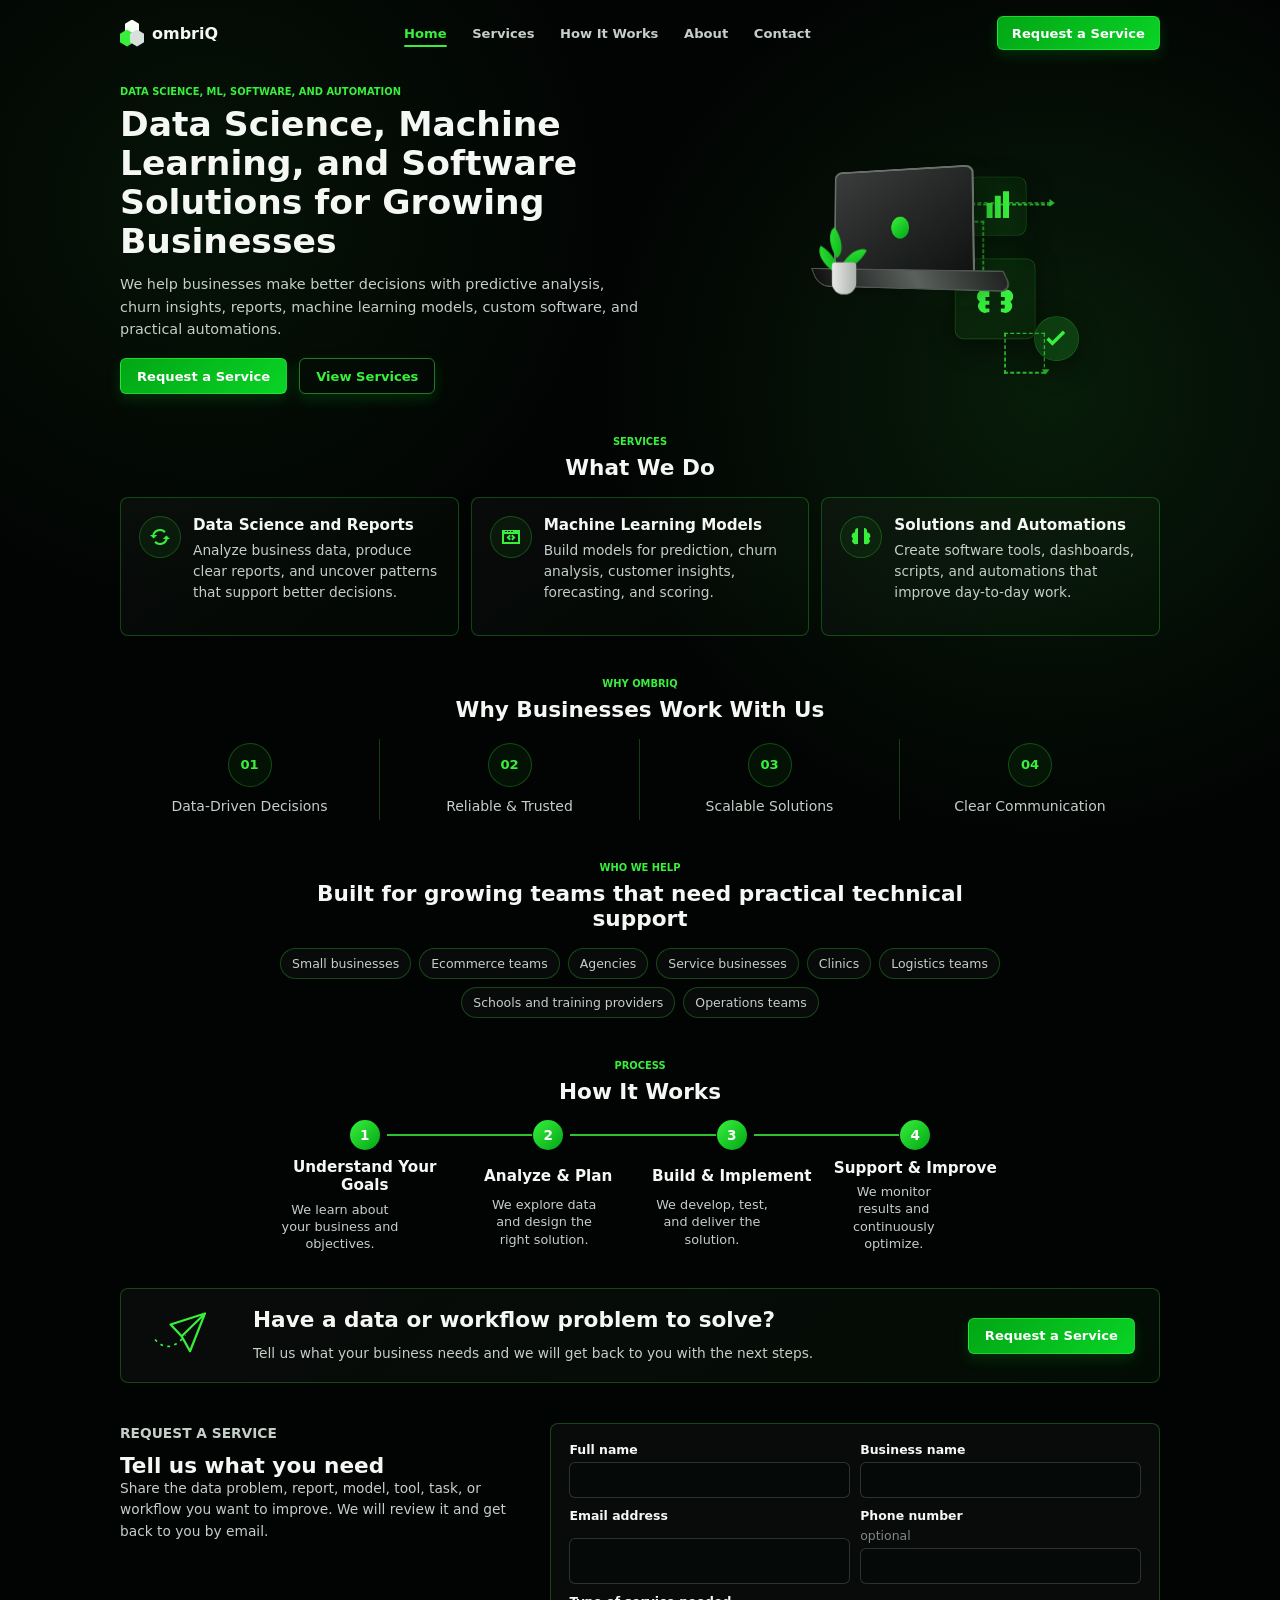
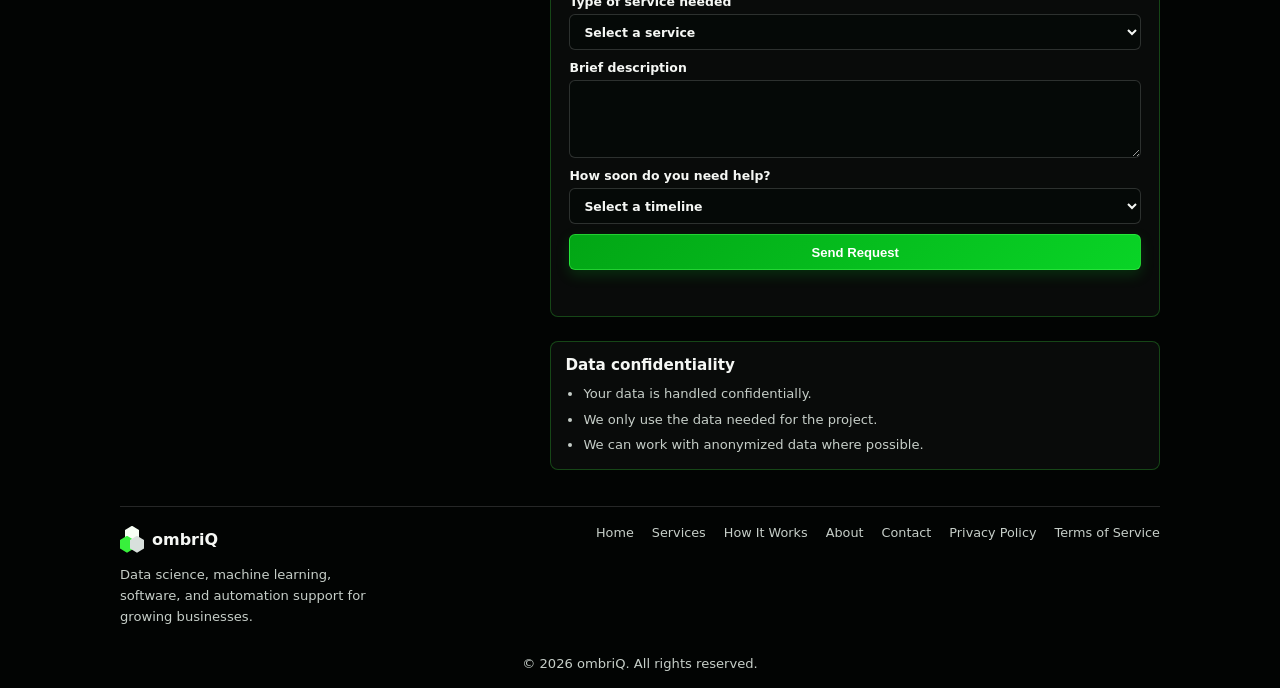
<file: index.html>
<!doctype html>
<html lang="en">
  <head>
    <meta charset="utf-8">
    <meta name="viewport" content="width=device-width, initial-scale=1">
    <title>ombriQ</title>
    <meta
      name="description"
      content="Data science, machine learning, reporting, software, and automation support for growing businesses."
    >
    <link rel="stylesheet" href="styles.css">
  </head>
  <body>
    <header class="site-header">
      <a class="brand" href="index.html" aria-label="ombriQ home">
        <span class="brand-mark" aria-hidden="true">
          <span></span>
          <span></span>
          <span></span>
        </span>
        <span>ombriQ</span>
      </a>

      <nav class="nav" aria-label="Primary navigation">
        <a class="active" href="index.html">Home</a>
        <a href="services.html">Services</a>
        <a href="how-it-works.html">How It Works</a>
        <a href="about.html">About</a>
        <a href="contact.html">Contact</a>
      </nav>

      <a class="button button-small" href="contact.html">Request a Service</a>
    </header>

    <main id="home">
      <section class="hero section-shell">
        <div class="hero-copy">
          <p class="eyebrow">Data science, ML, software, and automation</p>
          <h1>Data Science, Machine Learning, and Software Solutions for Growing Businesses</h1>
          <p class="hero-text">
            We help businesses make better decisions with predictive analysis, churn insights,
            reports, machine learning models, custom software, and practical automations.
          </p>
          <div class="hero-actions">
            <a class="button" href="contact.html">Request a Service</a>
            <a class="button button-secondary" href="services.html">View Services</a>
          </div>
        </div>

        <div class="hero-visual" aria-label="Business intelligence and automation illustration">
          <div class="signal signal-one"></div>
          <div class="signal signal-two"></div>
          <div class="signal signal-three"></div>

          <div class="visual-icon icon-gear">
            <svg viewBox="0 0 24 24" aria-hidden="true">
              <path d="M12 8.2a3.8 3.8 0 1 0 0 7.6 3.8 3.8 0 0 0 0-7.6Zm8.7 3.8c0 .5 0 1-.1 1.4l2 1.5-2 3.5-2.4-1a8.1 8.1 0 0 1-2.4 1.4l-.3 2.6h-4l-.4-2.6a8.1 8.1 0 0 1-2.3-1.4l-2.4 1-2-3.5 2-1.5a8.8 8.8 0 0 1 0-2.8l-2-1.5 2-3.5 2.4 1a8.1 8.1 0 0 1 2.3-1.4l.4-2.6h4l.3 2.6a8.1 8.1 0 0 1 2.4 1.4l2.4-1 2 3.5-2 1.5c.1.4.1.9.1 1.4Z"/>
            </svg>
          </div>

          <div class="visual-icon icon-chart">
            <svg viewBox="0 0 24 24" aria-hidden="true">
              <path d="M5 20V10h4v10H5Zm5.5 0V5h4v15h-4ZM16 20V2h4v18h-4Z"/>
            </svg>
          </div>

          <div class="visual-icon icon-ai">
            <svg viewBox="0 0 24 24" aria-hidden="true">
              <path d="M9 3a3 3 0 0 0-3 3v1.2A3.5 3.5 0 0 0 4 13.5 3.5 3.5 0 0 0 8 19h1V3Zm6 0v16h1a3.5 3.5 0 0 0 4-5.5 3.5 3.5 0 0 0-2-6.3V6a3 3 0 0 0-3-3h-1Zm-8 8h2v2H7v-2Zm8 0h2v2h-2v-2ZM7 15h2v2H7v-2Zm8 0h2v2h-2v-2Z"/>
            </svg>
          </div>

          <div class="visual-icon icon-check">
            <svg viewBox="0 0 24 24" aria-hidden="true">
              <path d="m9.2 16.8-4-4 1.6-1.6 2.4 2.4 7-7 1.6 1.6-8.6 8.6Z"/>
            </svg>
          </div>

          <div class="plant" aria-hidden="true">
            <span></span>
            <span></span>
            <span></span>
            <i></i>
          </div>

          <div class="laptop" aria-hidden="true">
            <div class="screen"><span></span></div>
            <div class="base"></div>
          </div>
        </div>
      </section>

      <section id="services" class="section-shell compact-section">
        <div class="section-heading">
          <p class="eyebrow">Services</p>
          <h2>What We Do</h2>
        </div>

        <div class="service-grid">
          <article class="service-card">
            <div class="card-icon">
              <svg viewBox="0 0 24 24" aria-hidden="true">
                <path d="M17.7 6.3A8 8 0 0 0 4.3 10H2l3.6 3.6L9.2 10H6.4a5.8 5.8 0 0 1 9.7-2.1l1.6-1.6ZM6.3 17.7A8 8 0 0 0 19.7 14H22l-3.6-3.6L14.8 14h2.8a5.8 5.8 0 0 1-9.7 2.1l-1.6 1.6Z"/>
              </svg>
            </div>
            <div>
              <h3>Data Science and Reports</h3>
              <p>Analyze business data, produce clear reports, and uncover patterns that support better decisions.</p>
            </div>
          </article>

          <article class="service-card">
            <div class="card-icon">
              <svg viewBox="0 0 24 24" aria-hidden="true">
                <path d="M3 5h18v14H3V5Zm2 4v8h14V9H5Zm1-2h2V6H6v1Zm3 0h2V6H9v1Zm3 0h2V6h-2v1Zm-1.5 8.5-3-3 3-3 1.4 1.4-1.6 1.6 1.6 1.6-1.4 1.4Zm3 0-1.4-1.4 1.6-1.6-1.6-1.6 1.4-1.4 3 3-3 3Z"/>
              </svg>
            </div>
            <div>
              <h3>Machine Learning Models</h3>
              <p>Build models for prediction, churn analysis, customer insights, forecasting, and scoring.</p>
            </div>
          </article>

          <article class="service-card">
            <div class="card-icon">
              <svg viewBox="0 0 24 24" aria-hidden="true">
                <path d="M9 3a3 3 0 0 0-3 3v1.2A3.5 3.5 0 0 0 4 13.5 3.5 3.5 0 0 0 8 19h1V3Zm6 0v16h1a3.5 3.5 0 0 0 4-5.5 3.5 3.5 0 0 0-2-6.3V6a3 3 0 0 0-3-3h-1Z"/>
              </svg>
            </div>
            <div>
              <h3>Solutions and Automations</h3>
              <p>Create software tools, dashboards, scripts, and automations that improve day-to-day work.</p>
            </div>
          </article>
        </div>
      </section>

      <section id="about" class="section-shell compact-section">
        <div class="section-heading">
          <p class="eyebrow">Why ombriQ</p>
          <h2>Why Businesses Work With Us</h2>
        </div>

        <div class="benefit-row">
          <div class="benefit">
            <span>01</span>
            <p>Data-Driven Decisions</p>
          </div>
          <div class="benefit">
            <span>02</span>
            <p>Reliable &amp; Trusted</p>
          </div>
          <div class="benefit">
            <span>03</span>
            <p>Scalable Solutions</p>
          </div>
          <div class="benefit">
            <span>04</span>
            <p>Clear Communication</p>
          </div>
        </div>
      </section>

      <section class="section-shell compact-section">
        <div class="section-heading">
          <p class="eyebrow">Who we help</p>
          <h2>Built for growing teams that need practical technical support</h2>
        </div>

        <div class="pill-list">
          <span>Small businesses</span>
          <span>Ecommerce teams</span>
          <span>Agencies</span>
          <span>Service businesses</span>
          <span>Clinics</span>
          <span>Logistics teams</span>
          <span>Schools and training providers</span>
          <span>Operations teams</span>
        </div>
      </section>

      <section id="how-it-works" class="section-shell compact-section">
        <div class="section-heading">
          <p class="eyebrow">Process</p>
          <h2>How It Works</h2>
        </div>

        <ol class="steps">
          <li>
            <span>1</span>
            <div>
              <h3>Understand Your Goals</h3>
              <p>We learn about your business and objectives.</p>
            </div>
          </li>
          <li>
            <span>2</span>
            <div>
              <h3>Analyze &amp; Plan</h3>
              <p>We explore data and design the right solution.</p>
            </div>
          </li>
          <li>
            <span>3</span>
            <div>
              <h3>Build &amp; Implement</h3>
              <p>We develop, test, and deliver the solution.</p>
            </div>
          </li>
          <li>
            <span>4</span>
            <div>
              <h3>Support &amp; Improve</h3>
              <p>We monitor results and continuously optimize.</p>
            </div>
          </li>
        </ol>
      </section>

      <section class="section-shell cta-panel">
        <div class="paper-plane" aria-hidden="true">
          <svg viewBox="0 0 120 90">
            <path d="M15 55c16 18 35 17 55-8" fill="none" stroke="currentColor" stroke-dasharray="5 8" stroke-width="3"/>
            <path d="M43 28 105 8 78 76 63 49 43 28Zm20 21 42-41" fill="none" stroke="currentColor" stroke-width="4" stroke-linejoin="round"/>
          </svg>
        </div>
        <div>
          <h2>Have a data or workflow problem to solve?</h2>
          <p>Tell us what your business needs and we will get back to you with the next steps.</p>
        </div>
        <a class="button" href="contact.html">Request a Service</a>
      </section>

      <section id="contact" class="section-shell contact-section">
        <div class="contact-copy">
          <p class="eyebrow">Request a service</p>
          <h2>Tell us what you need</h2>
          <p>
            Share the data problem, report, model, tool, task, or workflow you want to improve. We will review it and
            get back to you by email.
          </p>
        </div>

        <form class="request-form" id="request-form" action="https://formspree.io/f/xkoedgyd" method="POST">
          <input type="hidden" name="_subject" value="New ombriQ service request">
          <div class="field-grid">
            <label>
              Full name
              <input name="name" type="text" required>
            </label>
            <label>
              Business name
              <input name="business" type="text" required>
            </label>
          </div>

          <div class="field-grid">
            <label>
              Email address
              <input name="email" type="email" required>
            </label>
            <label>
              Phone number <span>optional</span>
              <input name="phone" type="tel">
            </label>
          </div>

          <label>
            Type of service needed
            <select name="service" required>
              <option value="">Select a service</option>
              <option>Data science or predictive analysis</option>
              <option>Churn analysis or customer insights</option>
              <option>Machine learning model</option>
              <option>Reports or dashboards</option>
              <option>Custom software or internal tool</option>
              <option>Automation</option>
              <option>Training or consultation</option>
            </select>
          </label>

          <label>
            Brief description
            <textarea name="description" rows="4" required></textarea>
          </label>

          <label>
            How soon do you need help?
            <select name="timeline" required>
              <option value="">Select a timeline</option>
              <option>This week</option>
              <option>This month</option>
              <option>In the next 2-3 months</option>
              <option>Just exploring</option>
            </select>
          </label>

          <button class="button" type="submit">Send Request</button>
          <p class="form-status" id="form-status" role="status"></p>
        </form>

        <div class="trust-note">
          <h3>Data confidentiality</h3>
          <ul>
            <li>Your data is handled confidentially.</li>
            <li>We only use the data needed for the project.</li>
            <li>We can work with anonymized data where possible.</li>
          </ul>
        </div>
      </section>
    </main>

    <footer class="site-footer">
      <div>
        <a class="brand" href="index.html" aria-label="ombriQ home">
          <span class="brand-mark" aria-hidden="true">
            <span></span>
            <span></span>
            <span></span>
          </span>
          <span>ombriQ</span>
        </a>
        <p>Data science, machine learning, software, and automation support for growing businesses.</p>
      </div>
      <nav aria-label="Footer navigation">
        <a href="index.html">Home</a>
        <a href="services.html">Services</a>
        <a href="how-it-works.html">How It Works</a>
        <a href="about.html">About</a>
        <a href="contact.html">Contact</a>
        <a href="privacy.html">Privacy Policy</a>
        <a href="terms.html">Terms of Service</a>
      </nav>
      <p class="copyright">&copy; 2026 ombriQ. All rights reserved.</p>
    </footer>

    <script src="script.js"></script>
  </body>
</html>
</file>
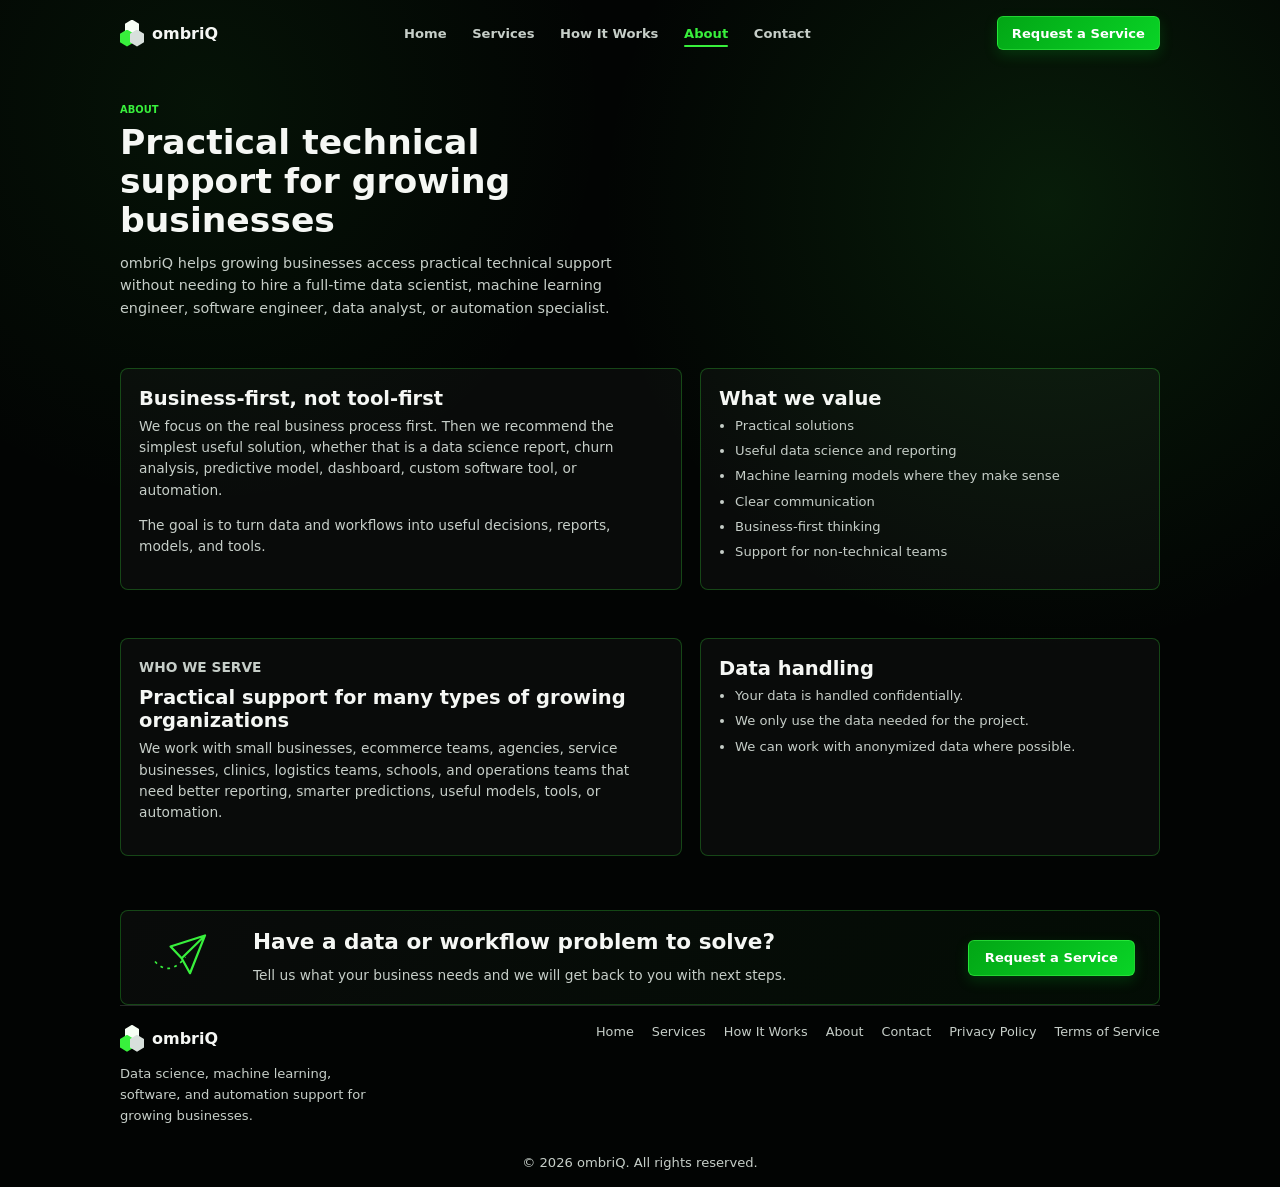
<file: about.html>
<!doctype html>
<html lang="en">
  <head>
    <meta charset="utf-8">
    <meta name="viewport" content="width=device-width, initial-scale=1">
    <title>About | ombriQ</title>
    <meta name="description" content="ombriQ helps growing businesses access practical technical support without hiring full-time staff.">
    <link rel="stylesheet" href="styles.css">
  </head>
  <body>
    <header class="site-header">
      <a class="brand" href="index.html" aria-label="ombriQ home">
        <span class="brand-mark" aria-hidden="true"><span></span><span></span><span></span></span>
        <span>ombriQ</span>
      </a>
      <nav class="nav" aria-label="Primary navigation">
        <a href="index.html">Home</a>
        <a href="services.html">Services</a>
        <a href="how-it-works.html">How It Works</a>
        <a class="active" href="about.html">About</a>
        <a href="contact.html">Contact</a>
      </nav>
      <a class="button button-small" href="contact.html">Request a Service</a>
    </header>

    <main>
      <section class="section-shell page-hero">
        <p class="eyebrow">About</p>
        <h1>Practical technical support for growing businesses</h1>
        <p>
          ombriQ helps growing businesses access practical technical support without
          needing to hire a full-time data scientist, machine learning engineer, software engineer,
          data analyst, or automation specialist.
        </p>
      </section>

      <section class="section-shell split-section">
        <div>
          <h2>Business-first, not tool-first</h2>
          <p>
            We focus on the real business process first. Then we recommend the simplest useful
            solution, whether that is a data science report, churn analysis, predictive model,
            dashboard, custom software tool, or automation.
          </p>
          <p>
            The goal is to turn data and workflows into useful decisions, reports, models, and tools.
          </p>
        </div>
        <div class="simple-list">
          <h2>What we value</h2>
          <ul>
            <li>Practical solutions</li>
            <li>Useful data science and reporting</li>
            <li>Machine learning models where they make sense</li>
            <li>Clear communication</li>
            <li>Business-first thinking</li>
            <li>Support for non-technical teams</li>
          </ul>
        </div>
      </section>

      <section class="section-shell split-section">
        <div>
          <p class="eyebrow">Who we serve</p>
          <h2>Practical support for many types of growing organizations</h2>
          <p>
            We work with small businesses, ecommerce teams, agencies, service businesses,
            clinics, logistics teams, schools, and operations teams that need better reporting,
            smarter predictions, useful models, tools, or automation.
          </p>
        </div>
        <div class="simple-list">
          <h2>Data handling</h2>
          <ul>
            <li>Your data is handled confidentially.</li>
            <li>We only use the data needed for the project.</li>
            <li>We can work with anonymized data where possible.</li>
          </ul>
        </div>
      </section>

      <section class="section-shell cta-panel">
        <div class="paper-plane" aria-hidden="true">
          <svg viewBox="0 0 120 90">
            <path d="M15 55c16 18 35 17 55-8" fill="none" stroke="currentColor" stroke-dasharray="5 8" stroke-width="3"/>
            <path d="M43 28 105 8 78 76 63 49 43 28Zm20 21 42-41" fill="none" stroke="currentColor" stroke-width="4" stroke-linejoin="round"/>
          </svg>
        </div>
        <div>
          <h2>Have a data or workflow problem to solve?</h2>
          <p>Tell us what your business needs and we will get back to you with next steps.</p>
        </div>
        <a class="button" href="contact.html">Request a Service</a>
      </section>
    </main>

    <footer class="site-footer">
      <div>
        <a class="brand" href="index.html" aria-label="ombriQ home">
          <span class="brand-mark" aria-hidden="true"><span></span><span></span><span></span></span>
          <span>ombriQ</span>
        </a>
        <p>Data science, machine learning, software, and automation support for growing businesses.</p>
      </div>
      <nav aria-label="Footer navigation">
        <a href="index.html">Home</a>
        <a href="services.html">Services</a>
        <a href="how-it-works.html">How It Works</a>
        <a href="about.html">About</a>
        <a href="contact.html">Contact</a>
        <a href="privacy.html">Privacy Policy</a>
        <a href="terms.html">Terms of Service</a>
      </nav>
      <p class="copyright">&copy; 2026 ombriQ. All rights reserved.</p>
    </footer>
  </body>
</html>
</file>
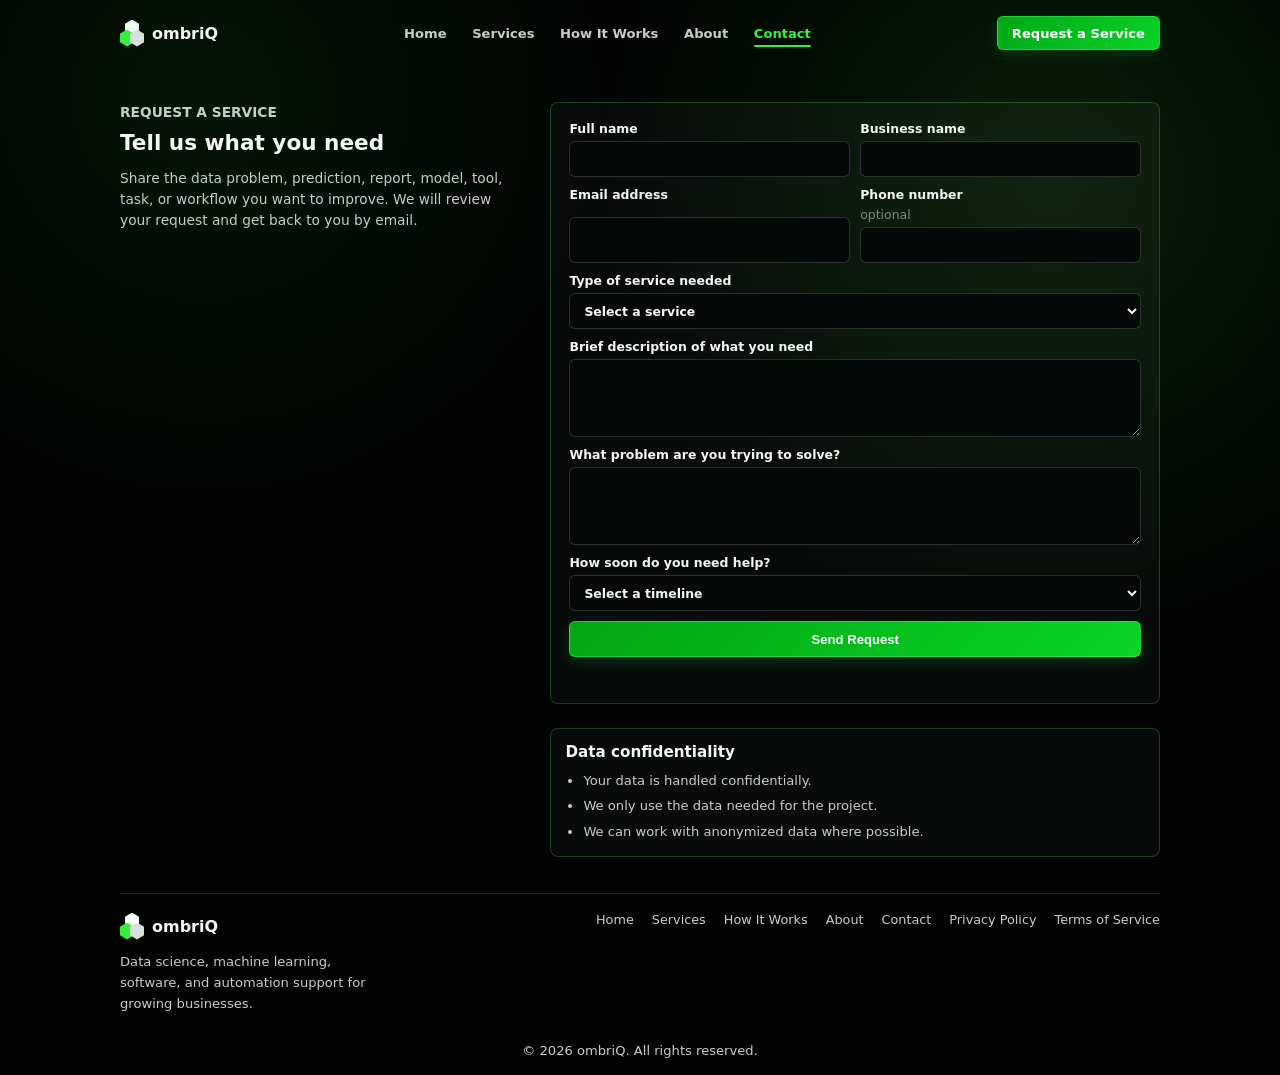
<file: contact.html>
<!doctype html>
<html lang="en">
  <head>
    <meta charset="utf-8">
    <meta name="viewport" content="width=device-width, initial-scale=1">
    <title>Contact | ombriQ</title>
    <meta name="description" content="Request data science, machine learning, reporting, software, or automation support from ombriQ.">
    <link rel="stylesheet" href="styles.css">
  </head>
  <body>
    <header class="site-header">
      <a class="brand" href="index.html" aria-label="ombriQ home">
        <span class="brand-mark" aria-hidden="true"><span></span><span></span><span></span></span>
        <span>ombriQ</span>
      </a>
      <nav class="nav" aria-label="Primary navigation">
        <a href="index.html">Home</a>
        <a href="services.html">Services</a>
        <a href="how-it-works.html">How It Works</a>
        <a href="about.html">About</a>
        <a class="active" href="contact.html">Contact</a>
      </nav>
      <a class="button button-small" href="contact.html">Request a Service</a>
    </header>

    <main>
      <section class="section-shell contact-section page-contact">
        <div class="contact-copy">
          <p class="eyebrow">Request a service</p>
          <h1>Tell us what you need</h1>
          <p>
            Share the data problem, prediction, report, model, tool, task, or workflow you want to improve. We will review your
            request and get back to you by email.
          </p>
        </div>

        <form class="request-form" id="request-form" action="https://formspree.io/f/xkoedgyd" method="POST">
          <input type="hidden" name="_subject" value="New ombriQ service request">
          <div class="field-grid">
            <label>
              Full name
              <input name="name" type="text" required>
            </label>
            <label>
              Business name
              <input name="business" type="text" required>
            </label>
          </div>

          <div class="field-grid">
            <label>
              Email address
              <input name="email" type="email" required>
            </label>
            <label>
              Phone number <span>optional</span>
              <input name="phone" type="tel">
            </label>
          </div>

          <label>
            Type of service needed
            <select name="service" required>
              <option value="">Select a service</option>
              <option>Data science or predictive analysis</option>
              <option>Churn analysis or customer insights</option>
              <option>Machine learning model</option>
              <option>Reports or dashboards</option>
              <option>Custom software or internal tool</option>
              <option>Business process automation</option>
              <option>Training or consultation</option>
            </select>
          </label>

          <label>
            Brief description of what you need
            <textarea name="description" rows="4" required></textarea>
          </label>

          <label>
            What problem are you trying to solve?
            <textarea name="problem" rows="4" required></textarea>
          </label>

          <label>
            How soon do you need help?
            <select name="timeline" required>
              <option value="">Select a timeline</option>
              <option>This week</option>
              <option>This month</option>
              <option>In the next 2-3 months</option>
              <option>Just exploring</option>
            </select>
          </label>

          <button class="button" type="submit">Send Request</button>
          <p class="form-status" id="form-status" role="status"></p>
        </form>

        <div class="trust-note">
          <h3>Data confidentiality</h3>
          <ul>
            <li>Your data is handled confidentially.</li>
            <li>We only use the data needed for the project.</li>
            <li>We can work with anonymized data where possible.</li>
          </ul>
        </div>
      </section>
    </main>

    <footer class="site-footer">
      <div>
        <a class="brand" href="index.html" aria-label="ombriQ home">
          <span class="brand-mark" aria-hidden="true"><span></span><span></span><span></span></span>
          <span>ombriQ</span>
        </a>
        <p>Data science, machine learning, software, and automation support for growing businesses.</p>
      </div>
      <nav aria-label="Footer navigation">
        <a href="index.html">Home</a>
        <a href="services.html">Services</a>
        <a href="how-it-works.html">How It Works</a>
        <a href="about.html">About</a>
        <a href="contact.html">Contact</a>
        <a href="privacy.html">Privacy Policy</a>
        <a href="terms.html">Terms of Service</a>
      </nav>
      <p class="copyright">&copy; 2026 ombriQ. All rights reserved.</p>
    </footer>

    <script src="script.js"></script>
  </body>
</html>
</file>
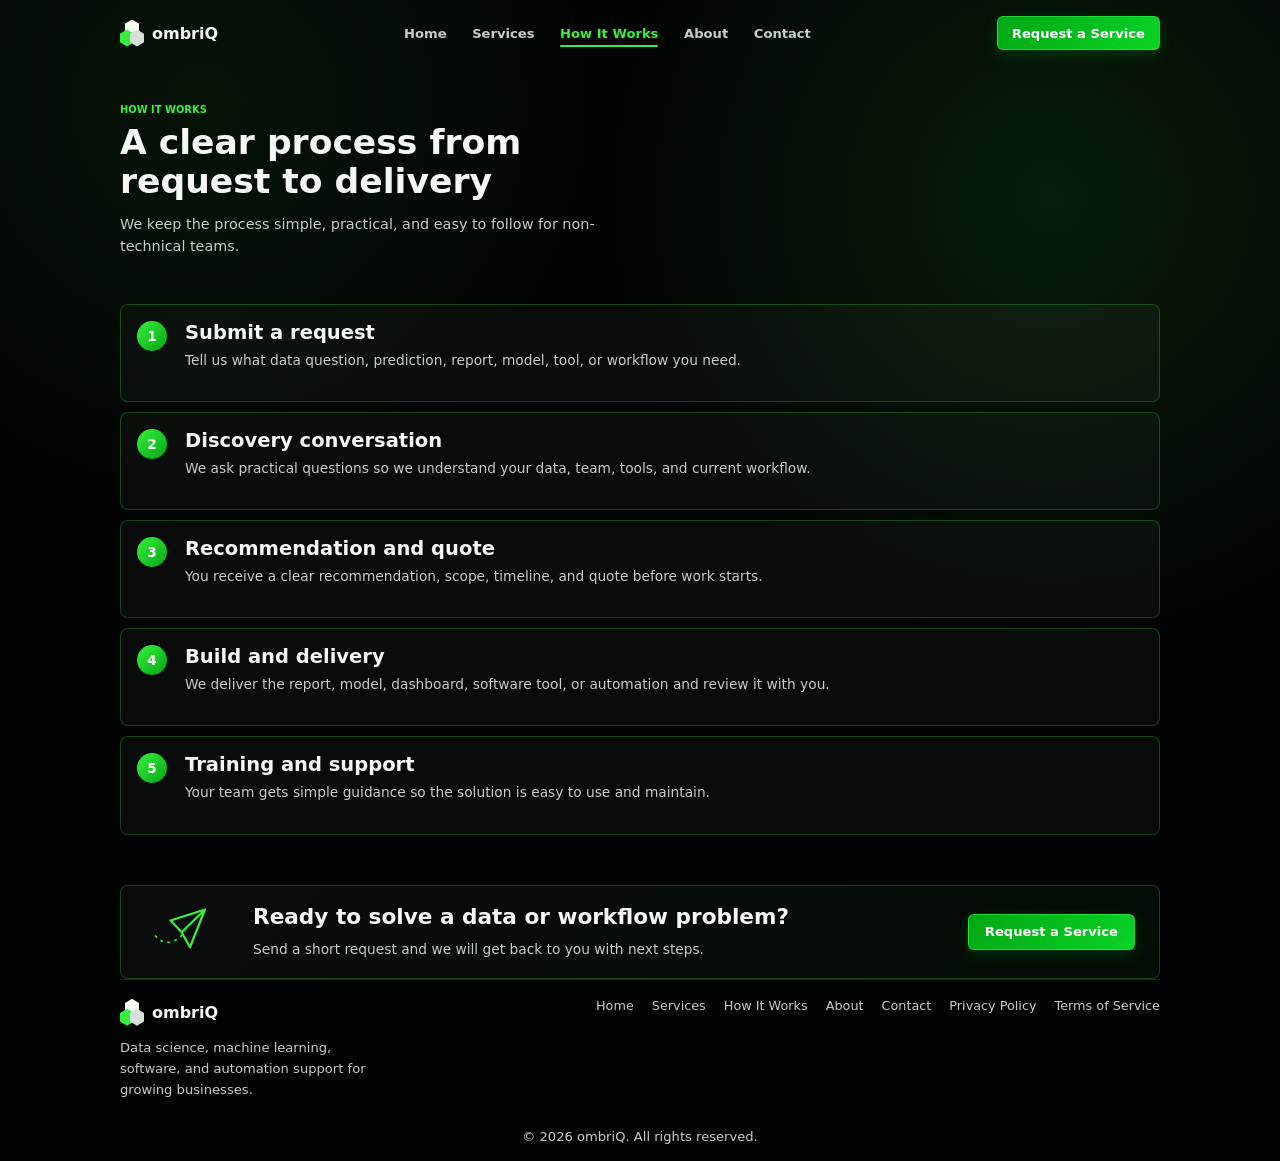
<file: how-it-works.html>
<!doctype html>
<html lang="en">
  <head>
    <meta charset="utf-8">
    <meta name="viewport" content="width=device-width, initial-scale=1">
    <title>How It Works | ombriQ</title>
    <meta name="description" content="A simple process for requesting data science, machine learning, software, and automation support.">
    <link rel="stylesheet" href="styles.css">
  </head>
  <body>
    <header class="site-header">
      <a class="brand" href="index.html" aria-label="ombriQ home">
        <span class="brand-mark" aria-hidden="true"><span></span><span></span><span></span></span>
        <span>ombriQ</span>
      </a>
      <nav class="nav" aria-label="Primary navigation">
        <a href="index.html">Home</a>
        <a href="services.html">Services</a>
        <a class="active" href="how-it-works.html">How It Works</a>
        <a href="about.html">About</a>
        <a href="contact.html">Contact</a>
      </nav>
      <a class="button button-small" href="contact.html">Request a Service</a>
    </header>

    <main>
      <section class="section-shell page-hero">
        <p class="eyebrow">How it works</p>
        <h1>A clear process from request to delivery</h1>
        <p>We keep the process simple, practical, and easy to follow for non-technical teams.</p>
      </section>

      <section class="section-shell process-list">
        <article>
          <span>1</span>
          <div>
          <h2>Submit a request</h2>
            <p>Tell us what data question, prediction, report, model, tool, or workflow you need.</p>
          </div>
        </article>
        <article>
          <span>2</span>
          <div>
            <h2>Discovery conversation</h2>
            <p>We ask practical questions so we understand your data, team, tools, and current workflow.</p>
          </div>
        </article>
        <article>
          <span>3</span>
          <div>
            <h2>Recommendation and quote</h2>
            <p>You receive a clear recommendation, scope, timeline, and quote before work starts.</p>
          </div>
        </article>
        <article>
          <span>4</span>
          <div>
            <h2>Build and delivery</h2>
            <p>We deliver the report, model, dashboard, software tool, or automation and review it with you.</p>
          </div>
        </article>
        <article>
          <span>5</span>
          <div>
            <h2>Training and support</h2>
            <p>Your team gets simple guidance so the solution is easy to use and maintain.</p>
          </div>
        </article>
      </section>

      <section class="section-shell cta-panel">
        <div class="paper-plane" aria-hidden="true">
          <svg viewBox="0 0 120 90">
            <path d="M15 55c16 18 35 17 55-8" fill="none" stroke="currentColor" stroke-dasharray="5 8" stroke-width="3"/>
            <path d="M43 28 105 8 78 76 63 49 43 28Zm20 21 42-41" fill="none" stroke="currentColor" stroke-width="4" stroke-linejoin="round"/>
          </svg>
        </div>
        <div>
          <h2>Ready to solve a data or workflow problem?</h2>
          <p>Send a short request and we will get back to you with next steps.</p>
        </div>
        <a class="button" href="contact.html">Request a Service</a>
      </section>
    </main>

    <footer class="site-footer">
      <div>
        <a class="brand" href="index.html" aria-label="ombriQ home">
          <span class="brand-mark" aria-hidden="true"><span></span><span></span><span></span></span>
          <span>ombriQ</span>
        </a>
        <p>Data science, machine learning, software, and automation support for growing businesses.</p>
      </div>
      <nav aria-label="Footer navigation">
        <a href="index.html">Home</a>
        <a href="services.html">Services</a>
        <a href="how-it-works.html">How It Works</a>
        <a href="about.html">About</a>
        <a href="contact.html">Contact</a>
        <a href="privacy.html">Privacy Policy</a>
        <a href="terms.html">Terms of Service</a>
      </nav>
      <p class="copyright">&copy; 2026 ombriQ. All rights reserved.</p>
    </footer>
  </body>
</html>
</file>
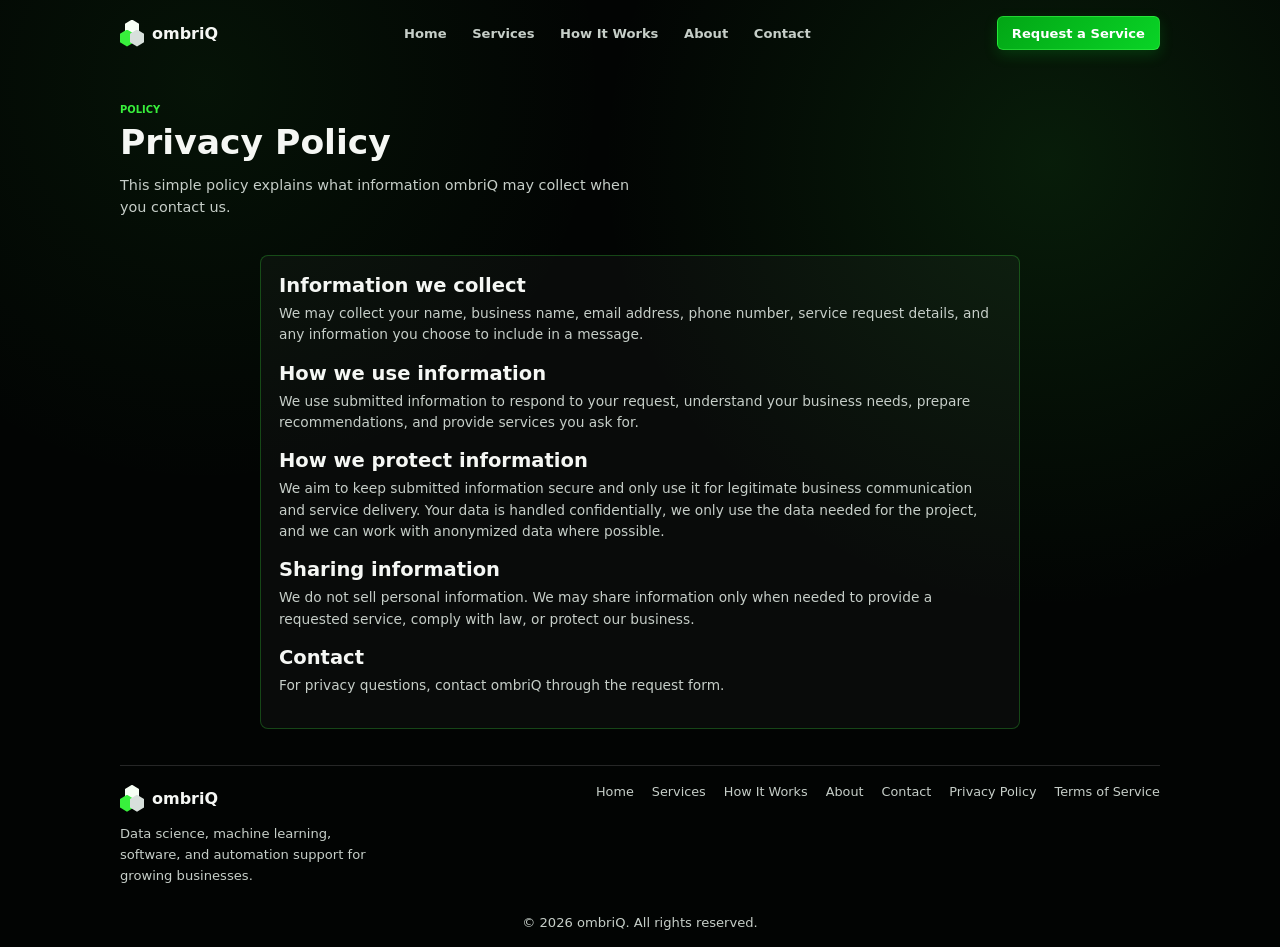
<file: privacy.html>
<!doctype html>
<html lang="en">
  <head>
    <meta charset="utf-8">
    <meta name="viewport" content="width=device-width, initial-scale=1">
    <title>Privacy Policy | ombriQ</title>
    <meta name="description" content="Privacy policy for ombriQ.">
    <link rel="stylesheet" href="styles.css">
  </head>
  <body>
    <header class="site-header">
      <a class="brand" href="index.html" aria-label="ombriQ home">
        <span class="brand-mark" aria-hidden="true"><span></span><span></span><span></span></span>
        <span>ombriQ</span>
      </a>
      <nav class="nav" aria-label="Primary navigation">
        <a href="index.html">Home</a>
        <a href="services.html">Services</a>
        <a href="how-it-works.html">How It Works</a>
        <a href="about.html">About</a>
        <a href="contact.html">Contact</a>
      </nav>
      <a class="button button-small" href="contact.html">Request a Service</a>
    </header>

    <main>
      <section class="section-shell page-hero">
        <p class="eyebrow">Policy</p>
        <h1>Privacy Policy</h1>
        <p>This simple policy explains what information ombriQ may collect when you contact us.</p>
      </section>

      <section class="section-shell legal-copy">
        <h2>Information we collect</h2>
        <p>We may collect your name, business name, email address, phone number, service request details, and any information you choose to include in a message.</p>

        <h2>How we use information</h2>
        <p>We use submitted information to respond to your request, understand your business needs, prepare recommendations, and provide services you ask for.</p>

        <h2>How we protect information</h2>
        <p>We aim to keep submitted information secure and only use it for legitimate business communication and service delivery. Your data is handled confidentially, we only use the data needed for the project, and we can work with anonymized data where possible.</p>

        <h2>Sharing information</h2>
        <p>We do not sell personal information. We may share information only when needed to provide a requested service, comply with law, or protect our business.</p>

        <h2>Contact</h2>
        <p>For privacy questions, contact ombriQ through the request form.</p>
      </section>
    </main>

    <footer class="site-footer">
      <div>
        <a class="brand" href="index.html" aria-label="ombriQ home">
          <span class="brand-mark" aria-hidden="true"><span></span><span></span><span></span></span>
          <span>ombriQ</span>
        </a>
        <p>Data science, machine learning, software, and automation support for growing businesses.</p>
      </div>
      <nav aria-label="Footer navigation">
        <a href="index.html">Home</a>
        <a href="services.html">Services</a>
        <a href="how-it-works.html">How It Works</a>
        <a href="about.html">About</a>
        <a href="contact.html">Contact</a>
        <a href="privacy.html">Privacy Policy</a>
        <a href="terms.html">Terms of Service</a>
      </nav>
      <p class="copyright">&copy; 2026 ombriQ. All rights reserved.</p>
    </footer>
  </body>
</html>
</file>
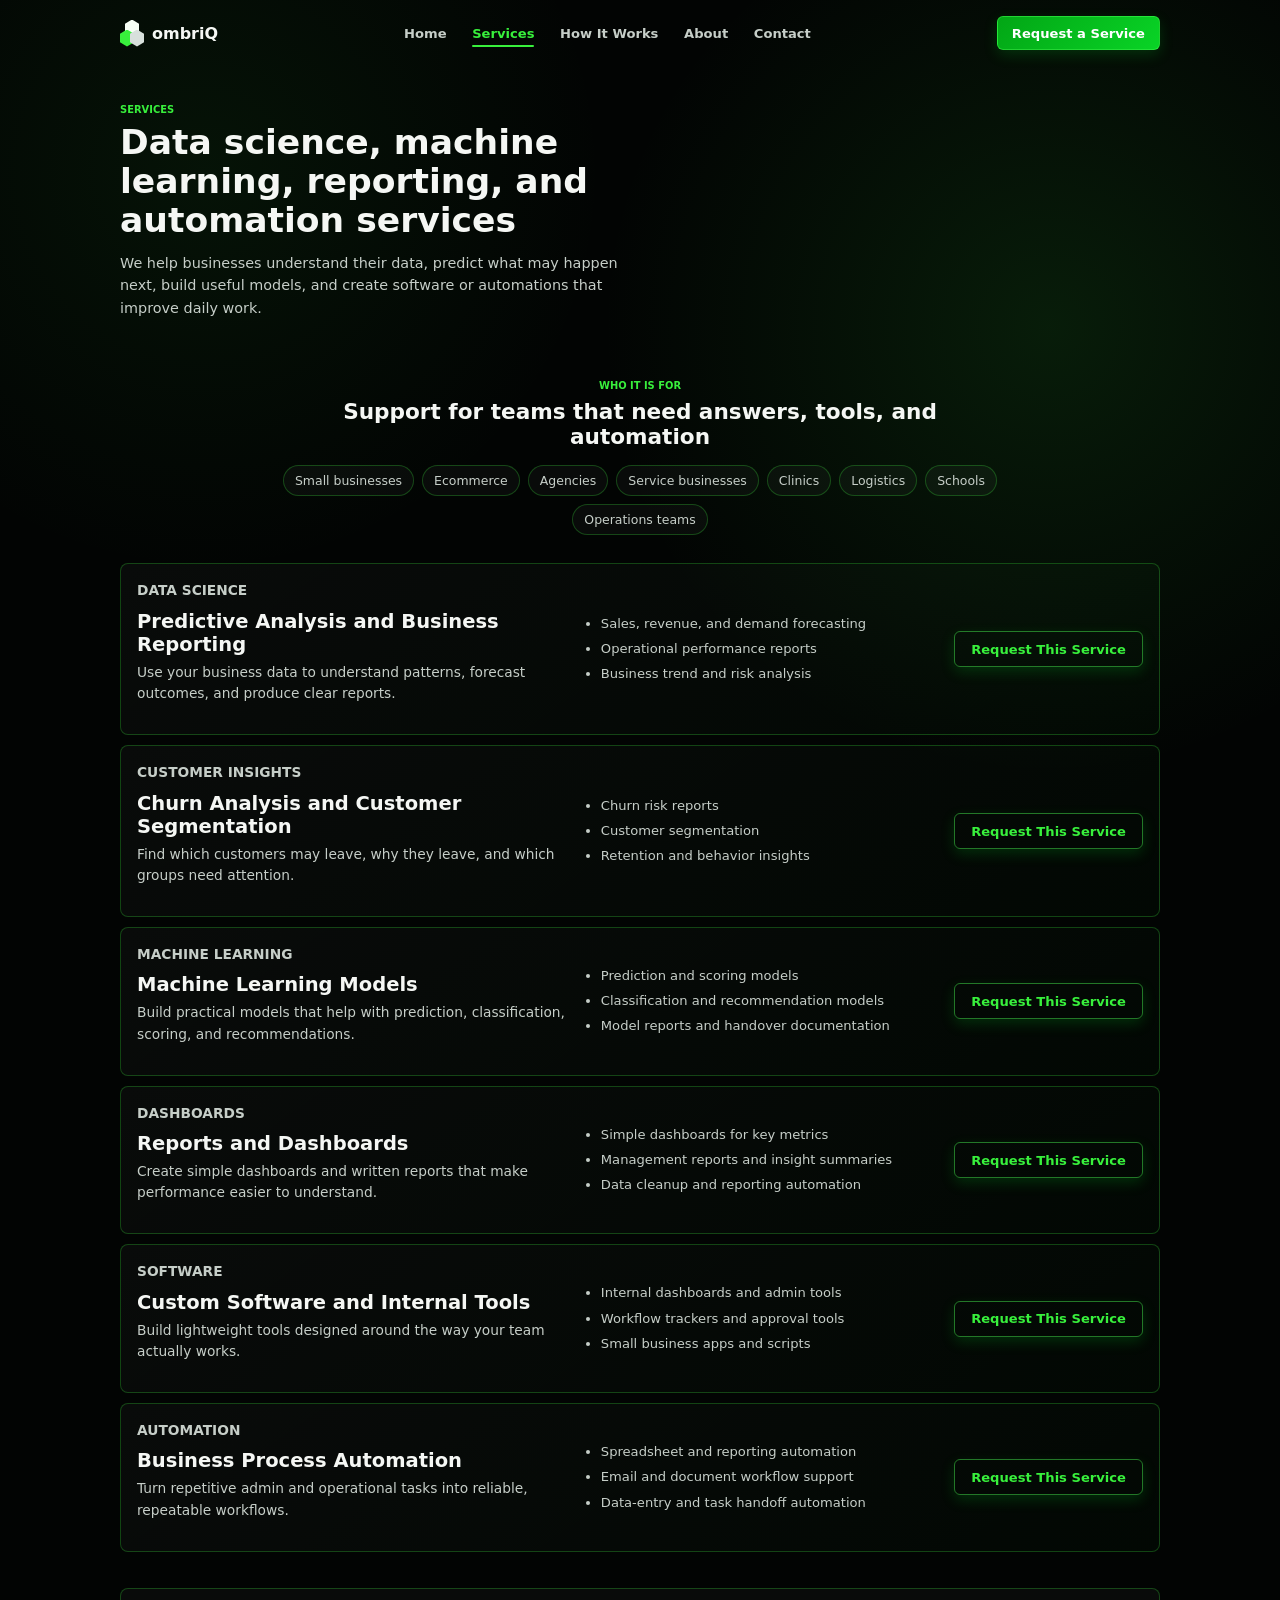
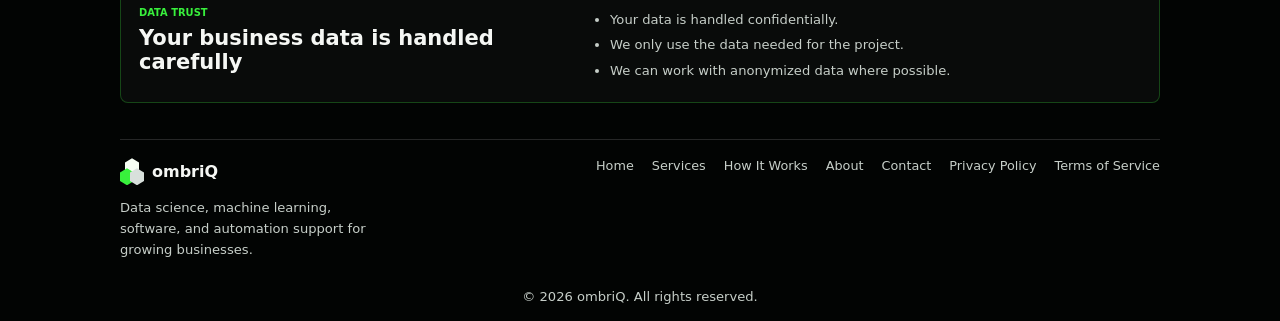
<file: services.html>
<!doctype html>
<html lang="en">
  <head>
    <meta charset="utf-8">
    <meta name="viewport" content="width=device-width, initial-scale=1">
    <title>Services | ombriQ</title>
    <meta name="description" content="Data science, predictive analysis, churn analysis, machine learning, reporting, software, and automation services.">
    <link rel="stylesheet" href="styles.css">
  </head>
  <body>
    <header class="site-header">
      <a class="brand" href="index.html" aria-label="ombriQ home">
        <span class="brand-mark" aria-hidden="true"><span></span><span></span><span></span></span>
        <span>ombriQ</span>
      </a>
      <nav class="nav" aria-label="Primary navigation">
        <a href="index.html">Home</a>
        <a class="active" href="services.html">Services</a>
        <a href="how-it-works.html">How It Works</a>
        <a href="about.html">About</a>
        <a href="contact.html">Contact</a>
      </nav>
      <a class="button button-small" href="contact.html">Request a Service</a>
    </header>

    <main>
      <section class="section-shell page-hero">
        <p class="eyebrow">Services</p>
        <h1>Data science, machine learning, reporting, and automation services</h1>
        <p>
          We help businesses understand their data, predict what may happen next, build useful
          models, and create software or automations that improve daily work.
        </p>
      </section>

      <section class="section-shell compact-section">
        <div class="section-heading">
          <p class="eyebrow">Who it is for</p>
          <h2>Support for teams that need answers, tools, and automation</h2>
        </div>

        <div class="pill-list">
          <span>Small businesses</span>
          <span>Ecommerce</span>
          <span>Agencies</span>
          <span>Service businesses</span>
          <span>Clinics</span>
          <span>Logistics</span>
          <span>Schools</span>
          <span>Operations teams</span>
        </div>
      </section>

      <section class="section-shell detail-stack">
        <article class="detail-card">
          <div>
            <p class="eyebrow">Data Science</p>
            <h2>Predictive Analysis and Business Reporting</h2>
            <p>Use your business data to understand patterns, forecast outcomes, and produce clear reports.</p>
          </div>
          <ul>
            <li>Sales, revenue, and demand forecasting</li>
            <li>Operational performance reports</li>
            <li>Business trend and risk analysis</li>
          </ul>
          <a class="button button-secondary" href="contact.html">Request This Service</a>
        </article>

        <article class="detail-card">
          <div>
            <p class="eyebrow">Customer Insights</p>
            <h2>Churn Analysis and Customer Segmentation</h2>
            <p>Find which customers may leave, why they leave, and which groups need attention.</p>
          </div>
          <ul>
            <li>Churn risk reports</li>
            <li>Customer segmentation</li>
            <li>Retention and behavior insights</li>
          </ul>
          <a class="button button-secondary" href="contact.html">Request This Service</a>
        </article>

        <article class="detail-card">
          <div>
            <p class="eyebrow">Machine Learning</p>
            <h2>Machine Learning Models</h2>
            <p>Build practical models that help with prediction, classification, scoring, and recommendations.</p>
          </div>
          <ul>
            <li>Prediction and scoring models</li>
            <li>Classification and recommendation models</li>
            <li>Model reports and handover documentation</li>
          </ul>
          <a class="button button-secondary" href="contact.html">Request This Service</a>
        </article>

        <article class="detail-card">
          <div>
            <p class="eyebrow">Dashboards</p>
            <h2>Reports and Dashboards</h2>
            <p>Create simple dashboards and written reports that make performance easier to understand.</p>
          </div>
          <ul>
            <li>Simple dashboards for key metrics</li>
            <li>Management reports and insight summaries</li>
            <li>Data cleanup and reporting automation</li>
          </ul>
          <a class="button button-secondary" href="contact.html">Request This Service</a>
        </article>

        <article class="detail-card">
          <div>
            <p class="eyebrow">Software</p>
            <h2>Custom Software and Internal Tools</h2>
            <p>Build lightweight tools designed around the way your team actually works.</p>
          </div>
          <ul>
            <li>Internal dashboards and admin tools</li>
            <li>Workflow trackers and approval tools</li>
            <li>Small business apps and scripts</li>
          </ul>
          <a class="button button-secondary" href="contact.html">Request This Service</a>
        </article>

        <article class="detail-card">
          <div>
            <p class="eyebrow">Automation</p>
            <h2>Business Process Automation</h2>
            <p>Turn repetitive admin and operational tasks into reliable, repeatable workflows.</p>
          </div>
          <ul>
            <li>Spreadsheet and reporting automation</li>
            <li>Email and document workflow support</li>
            <li>Data-entry and task handoff automation</li>
          </ul>
          <a class="button button-secondary" href="contact.html">Request This Service</a>
        </article>
      </section>

      <section class="section-shell trust-panel">
        <div>
          <p class="eyebrow">Data trust</p>
          <h2>Your business data is handled carefully</h2>
        </div>
        <ul>
          <li>Your data is handled confidentially.</li>
          <li>We only use the data needed for the project.</li>
          <li>We can work with anonymized data where possible.</li>
        </ul>
      </section>
    </main>

    <footer class="site-footer">
      <div>
        <a class="brand" href="index.html" aria-label="ombriQ home">
          <span class="brand-mark" aria-hidden="true"><span></span><span></span><span></span></span>
          <span>ombriQ</span>
        </a>
        <p>Data science, machine learning, software, and automation support for growing businesses.</p>
      </div>
      <nav aria-label="Footer navigation">
        <a href="index.html">Home</a>
        <a href="services.html">Services</a>
        <a href="how-it-works.html">How It Works</a>
        <a href="about.html">About</a>
        <a href="contact.html">Contact</a>
        <a href="privacy.html">Privacy Policy</a>
        <a href="terms.html">Terms of Service</a>
      </nav>
      <p class="copyright">&copy; 2026 ombriQ. All rights reserved.</p>
    </footer>
  </body>
</html>
</file>
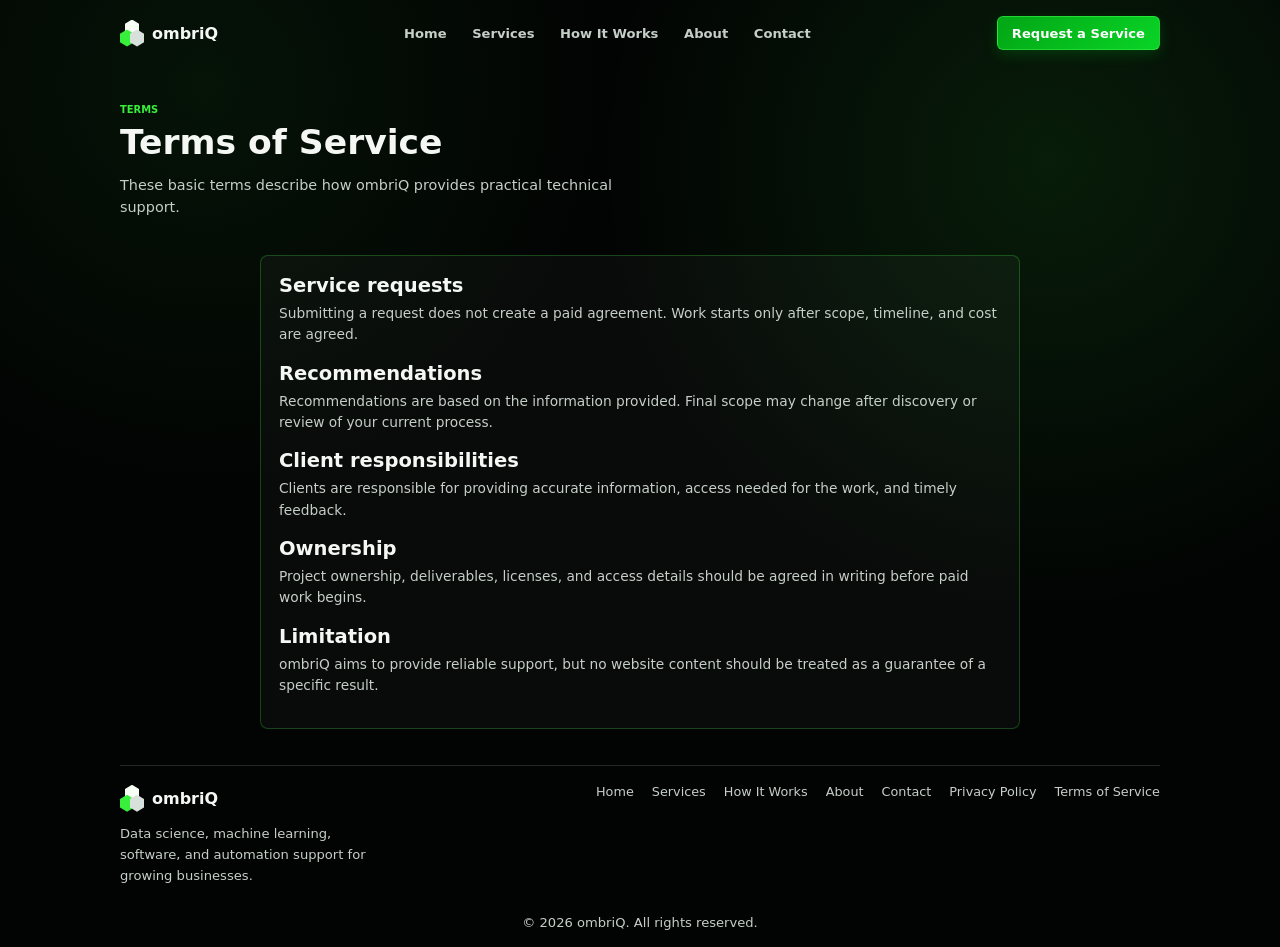
<file: terms.html>
<!doctype html>
<html lang="en">
  <head>
    <meta charset="utf-8">
    <meta name="viewport" content="width=device-width, initial-scale=1">
    <title>Terms of Service | ombriQ</title>
    <meta name="description" content="Terms of service for ombriQ.">
    <link rel="stylesheet" href="styles.css">
  </head>
  <body>
    <header class="site-header">
      <a class="brand" href="index.html" aria-label="ombriQ home">
        <span class="brand-mark" aria-hidden="true"><span></span><span></span><span></span></span>
        <span>ombriQ</span>
      </a>
      <nav class="nav" aria-label="Primary navigation">
        <a href="index.html">Home</a>
        <a href="services.html">Services</a>
        <a href="how-it-works.html">How It Works</a>
        <a href="about.html">About</a>
        <a href="contact.html">Contact</a>
      </nav>
      <a class="button button-small" href="contact.html">Request a Service</a>
    </header>

    <main>
      <section class="section-shell page-hero">
        <p class="eyebrow">Terms</p>
        <h1>Terms of Service</h1>
        <p>These basic terms describe how ombriQ provides practical technical support.</p>
      </section>

      <section class="section-shell legal-copy">
        <h2>Service requests</h2>
        <p>Submitting a request does not create a paid agreement. Work starts only after scope, timeline, and cost are agreed.</p>

        <h2>Recommendations</h2>
        <p>Recommendations are based on the information provided. Final scope may change after discovery or review of your current process.</p>

        <h2>Client responsibilities</h2>
        <p>Clients are responsible for providing accurate information, access needed for the work, and timely feedback.</p>

        <h2>Ownership</h2>
        <p>Project ownership, deliverables, licenses, and access details should be agreed in writing before paid work begins.</p>

        <h2>Limitation</h2>
        <p>ombriQ aims to provide reliable support, but no website content should be treated as a guarantee of a specific result.</p>
      </section>
    </main>

    <footer class="site-footer">
      <div>
        <a class="brand" href="index.html" aria-label="ombriQ home">
          <span class="brand-mark" aria-hidden="true"><span></span><span></span><span></span></span>
          <span>ombriQ</span>
        </a>
        <p>Data science, machine learning, software, and automation support for growing businesses.</p>
      </div>
      <nav aria-label="Footer navigation">
        <a href="index.html">Home</a>
        <a href="services.html">Services</a>
        <a href="how-it-works.html">How It Works</a>
        <a href="about.html">About</a>
        <a href="contact.html">Contact</a>
        <a href="privacy.html">Privacy Policy</a>
        <a href="terms.html">Terms of Service</a>
      </nav>
      <p class="copyright">&copy; 2026 ombriQ. All rights reserved.</p>
    </footer>
  </body>
</html>
</file>
<file: styles.css>
:root {
  --bg: #020403;
  --panel: #071008;
  --panel-soft: #0b160d;
  --text: #f5f7f4;
  --muted: #c6cec8;
  --subtle: #7f8a82;
  --green: #38f03c;
  --green-deep: #02a615;
  --line: rgba(58, 240, 60, 0.26);
  --shadow: 0 24px 80px rgba(0, 0, 0, 0.45);
  --max: 1160px;
}

* {
  box-sizing: border-box;
}

html {
  scroll-behavior: smooth;
}

body {
  margin: 0;
  min-width: 320px;
  color: var(--text);
  background:
    radial-gradient(circle at 82% 17%, rgba(46, 195, 52, 0.13), transparent 28rem),
    radial-gradient(circle at 16% 9%, rgba(46, 195, 52, 0.08), transparent 25rem),
    var(--bg);
  font-family: Inter, ui-sans-serif, system-ui, -apple-system, BlinkMacSystemFont, "Segoe UI", sans-serif;
}

a {
  color: inherit;
  text-decoration: none;
}

.site-header,
.section-shell,
.site-footer {
  width: min(var(--max), calc(100% - 48px));
  margin-inline: auto;
}

.site-header {
  display: flex;
  align-items: center;
  justify-content: space-between;
  gap: 24px;
  padding: 32px 0 24px;
}

.brand {
  display: inline-flex;
  align-items: center;
  gap: 12px;
  font-size: 1.55rem;
  font-weight: 800;
  white-space: nowrap;
}

.brand-mark {
  position: relative;
  display: grid;
  place-items: center;
  width: 36px;
  height: 42px;
}

.brand-mark span {
  position: absolute;
  width: 20px;
  height: 24px;
  clip-path: polygon(50% 0, 100% 25%, 100% 75%, 50% 100%, 0 75%, 0 25%);
}

.brand-mark span:nth-child(1) {
  background: #f7fff5;
  transform: translateY(-8px);
}

.brand-mark span:nth-child(2) {
  background: var(--green);
  transform: translate(-8px, 7px);
}

.brand-mark span:nth-child(3) {
  background: #d8e0dc;
  transform: translate(8px, 7px);
}

.nav {
  display: flex;
  align-items: center;
  justify-content: center;
  gap: clamp(18px, 4vw, 48px);
  color: var(--muted);
  font-weight: 600;
}

.nav a {
  position: relative;
  padding: 10px 0;
}

.nav a.active,
.nav a:hover {
  color: var(--green);
}

.nav a.active::after {
  position: absolute;
  right: 0;
  bottom: 0;
  left: 0;
  height: 2px;
  content: "";
  background: var(--green);
  border-radius: 999px;
}

.button {
  display: inline-flex;
  align-items: center;
  justify-content: center;
  min-height: 56px;
  padding: 0 28px;
  color: #fff;
  font-weight: 800;
  background: linear-gradient(135deg, var(--green-deep), #09d426);
  border: 1px solid rgba(74, 255, 82, 0.45);
  border-radius: 8px;
  box-shadow: 0 10px 28px rgba(5, 212, 38, 0.22);
}

.button:hover {
  transform: translateY(-1px);
}

.button-small {
  min-height: 52px;
  padding-inline: 20px;
}

.button-secondary {
  color: var(--green);
  background: transparent;
  box-shadow: none;
}

.hero {
  display: grid;
  grid-template-columns: minmax(0, 1fr) minmax(420px, 0.95fr);
  align-items: center;
  gap: 52px;
  min-height: 570px;
  padding: 52px 0 34px;
}

.eyebrow {
  margin: 0 0 14px;
  color: var(--green);
  font-size: 0.78rem;
  font-weight: 800;
  letter-spacing: 0;
  text-transform: uppercase;
}

h1,
h2,
h3,
p {
  margin-top: 0;
}

h1 {
  max-width: 720px;
  margin-bottom: 24px;
  font-size: clamp(2.7rem, 5.3vw, 4.35rem);
  line-height: 1.13;
  letter-spacing: 0;
}

.hero-text {
  max-width: 620px;
  color: var(--muted);
  font-size: 1.17rem;
  line-height: 1.72;
}

.hero-actions {
  display: flex;
  flex-wrap: wrap;
  gap: 24px;
  margin-top: 34px;
}

.hero-visual {
  position: relative;
  min-height: 430px;
}

.hero-visual::before {
  position: absolute;
  inset: 10px 20px 20px 76px;
  content: "";
  background: radial-gradient(circle at 50% 46%, rgba(47, 240, 61, 0.16), rgba(47, 240, 61, 0.05) 34%, transparent 64%);
  border-radius: 38% 44% 46% 42%;
  filter: blur(1px);
}

.visual-icon,
.card-icon,
.benefit span {
  display: grid;
  place-items: center;
  color: var(--green);
  background: rgba(48, 240, 60, 0.06);
  border: 1px solid var(--line);
}

.visual-icon {
  position: absolute;
  z-index: 2;
  width: 92px;
  height: 92px;
  border-radius: 14px;
  box-shadow: var(--shadow);
}

.visual-icon svg {
  width: 56px;
  height: 56px;
  fill: currentColor;
}

.icon-gear {
  top: 18px;
  left: 188px;
}

.icon-chart {
  top: 26px;
  right: 82px;
}

.icon-ai {
  top: 154px;
  right: 68px;
  width: 126px;
  height: 126px;
}

.icon-ai svg {
  width: 72px;
  height: 72px;
}

.icon-check {
  top: 244px;
  right: 0;
  width: 70px;
  height: 70px;
  border-radius: 50%;
  background: rgba(47, 240, 60, 0.17);
}

.signal {
  position: absolute;
  z-index: 1;
  border-color: var(--green);
  border-style: dashed;
  opacity: 0.75;
}

.signal-one {
  top: 66px;
  left: 282px;
  width: 124px;
  border-top-width: 2px;
}

.signal-one::after,
.signal-two::after,
.signal-three::after {
  position: absolute;
  content: "";
  width: 0;
  height: 0;
  border-top: 6px solid transparent;
  border-bottom: 6px solid transparent;
  border-left: 8px solid var(--green);
}

.signal-one::after {
  top: -7px;
  right: -9px;
}

.signal-two {
  top: 95px;
  left: 222px;
  width: 80px;
  height: 104px;
  border-left-width: 2px;
  border-bottom-width: 2px;
}

.signal-two::after {
  right: -10px;
  bottom: -7px;
}

.signal-three {
  top: 270px;
  right: 53px;
  width: 64px;
  height: 64px;
  border-right-width: 2px;
  border-top-width: 2px;
}

.signal-three::after {
  right: -7px;
  bottom: -6px;
  transform: rotate(90deg);
}

.laptop {
  position: absolute;
  right: 122px;
  bottom: 42px;
  z-index: 3;
  width: 360px;
  height: 190px;
  transform: perspective(520px) rotateX(3deg) rotateY(-14deg);
}

.screen {
  position: absolute;
  right: 46px;
  bottom: 34px;
  width: 220px;
  height: 160px;
  background: linear-gradient(145deg, #3b3d3c, #111312);
  border: 3px solid #6a6f6c;
  border-radius: 12px 12px 5px 5px;
  box-shadow: 14px 24px 40px rgba(0, 0, 0, 0.5);
}

.screen span {
  position: absolute;
  top: 72px;
  left: 92px;
  width: 28px;
  height: 34px;
  background: linear-gradient(135deg, var(--green), var(--green-deep));
  border-radius: 50%;
}

.base {
  position: absolute;
  right: 0;
  bottom: 8px;
  width: 300px;
  height: 30px;
  background: linear-gradient(90deg, #111, #5b615d 56%, #202321);
  border: 2px solid #4f5551;
  border-radius: 0 0 18px 18px;
  transform: skewX(24deg);
}

.plant {
  position: absolute;
  bottom: 40px;
  left: 42px;
  z-index: 4;
  width: 72px;
  height: 120px;
}

.plant i {
  position: absolute;
  bottom: 0;
  left: 22px;
  width: 38px;
  height: 50px;
  background: linear-gradient(90deg, #e8e9e7, #adb1ae);
  border-radius: 5px 5px 18px 18px;
}

.plant span {
  position: absolute;
  width: 24px;
  height: 42px;
  background: linear-gradient(135deg, var(--green), var(--green-deep));
  border-radius: 100% 0 100% 0;
}

.plant span:nth-child(1) {
  top: 18px;
  left: 16px;
  transform: rotate(-34deg);
}

.plant span:nth-child(2) {
  top: 44px;
  left: 4px;
  transform: rotate(-58deg);
}

.plant span:nth-child(3) {
  top: 43px;
  left: 44px;
  transform: rotate(28deg);
}

.compact-section {
  padding: 46px 0 34px;
}

.page-hero {
  max-width: var(--max);
  padding: 84px 0 42px;
}

.page-hero p:not(.eyebrow) {
  max-width: 760px;
  color: var(--muted);
  font-size: 1.18rem;
  line-height: 1.72;
}

.detail-stack {
  display: grid;
  gap: 20px;
  padding: 20px 0 72px;
}

.detail-card {
  display: grid;
  grid-template-columns: minmax(0, 1.1fr) minmax(260px, 0.9fr) auto;
  align-items: center;
  gap: 32px;
  padding: 30px;
  background: linear-gradient(145deg, rgba(255, 255, 255, 0.03), rgba(42, 240, 58, 0.02));
  border: 1px solid var(--line);
  border-radius: 8px;
}

.detail-card h2,
.process-list h2,
.split-section h2,
.legal-copy h2 {
  margin-bottom: 10px;
  font-size: clamp(1.45rem, 2.5vw, 2rem);
}

.detail-card p,
.process-list p,
.split-section p,
.legal-copy p {
  color: var(--muted);
  line-height: 1.75;
}

.detail-card ul,
.simple-list ul {
  display: grid;
  gap: 10px;
  margin: 0;
  padding-left: 20px;
  color: var(--muted);
  line-height: 1.55;
}

.process-list {
  display: grid;
  gap: 18px;
  padding: 18px 0 56px;
}

.process-list article {
  display: grid;
  grid-template-columns: 62px 1fr;
  gap: 22px;
  padding: 28px;
  background: rgba(255, 255, 255, 0.03);
  border: 1px solid var(--line);
  border-radius: 8px;
}

.process-list span {
  display: grid;
  place-items: center;
  width: 48px;
  height: 48px;
  color: #fff;
  font-size: 1.3rem;
  font-weight: 900;
  background: linear-gradient(135deg, var(--green), var(--green-deep));
  border-radius: 50%;
}

.split-section {
  display: grid;
  grid-template-columns: 1.1fr 0.9fr;
  gap: 36px;
  padding: 22px 0 64px;
}

.split-section > div,
.legal-copy {
  padding: 32px;
  background: rgba(255, 255, 255, 0.03);
  border: 1px solid var(--line);
  border-radius: 8px;
}

.legal-copy {
  max-width: 860px;
  margin-bottom: 72px;
}

.legal-copy h2:not(:first-child) {
  margin-top: 30px;
}

.page-contact {
  padding-top: 80px;
}

.section-heading {
  max-width: 740px;
  margin: 0 auto 28px;
  text-align: center;
}

.section-heading h2,
.contact-copy h2,
.cta-panel h2 {
  margin-bottom: 0;
  font-size: clamp(2rem, 3.3vw, 2.6rem);
  line-height: 1.18;
  letter-spacing: 0;
}

.service-grid {
  display: grid;
  grid-template-columns: repeat(3, minmax(0, 1fr));
  gap: 22px;
}

.service-card {
  display: grid;
  grid-template-columns: 78px 1fr;
  gap: 22px;
  min-height: 220px;
  padding: 34px;
  background: linear-gradient(145deg, rgba(255, 255, 255, 0.03), rgba(42, 240, 58, 0.02));
  border: 1px solid var(--line);
  border-radius: 8px;
}

.card-icon {
  width: 78px;
  height: 78px;
  border-radius: 50%;
}

.card-icon svg {
  width: 42px;
  height: 42px;
  fill: currentColor;
}

.service-card h3 {
  margin-bottom: 12px;
  font-size: 1.18rem;
}

.service-card p,
.cta-panel p,
.contact-copy p {
  color: var(--muted);
  line-height: 1.75;
}

.benefit-row {
  display: grid;
  grid-template-columns: repeat(4, minmax(0, 1fr));
}

.benefit {
  display: grid;
  justify-items: center;
  gap: 18px;
  padding: 6px 34px;
  text-align: center;
  border-right: 1px solid var(--line);
}

.benefit:last-child {
  border-right: 0;
}

.benefit span {
  width: 82px;
  height: 82px;
  border-radius: 50%;
  color: var(--green);
  font-size: 1.35rem;
  font-weight: 900;
}

.benefit p {
  margin: 0;
  color: var(--muted);
  line-height: 1.35;
}

.pill-list {
  display: flex;
  flex-wrap: wrap;
  justify-content: center;
  gap: 12px;
  max-width: 900px;
  margin: 0 auto;
}

.pill-list span {
  padding: 10px 16px;
  color: var(--muted);
  background: rgba(255, 255, 255, 0.03);
  border: 1px solid var(--line);
  border-radius: 999px;
}

.trust-note,
.trust-panel {
  background: rgba(255, 255, 255, 0.03);
  border: 1px solid var(--line);
  border-radius: 8px;
}

.trust-note {
  grid-column: 2;
  padding: 22px;
}

.trust-note h3,
.trust-panel h2 {
  margin-bottom: 10px;
}

.trust-note ul,
.trust-panel ul {
  display: grid;
  gap: 8px;
  margin: 0;
  padding-left: 18px;
  color: var(--muted);
  line-height: 1.55;
}

.trust-panel {
  display: grid;
  grid-template-columns: 0.8fr 1fr;
  gap: 24px;
  align-items: center;
  margin-bottom: 72px;
  padding: 32px;
}

.steps {
  position: relative;
  display: grid;
  grid-template-columns: repeat(4, minmax(0, 1fr));
  gap: 26px;
  max-width: 980px;
  margin: 0 auto;
  padding: 0;
  list-style: none;
}

.steps li {
  position: relative;
  display: grid;
  justify-items: center;
  gap: 14px;
  text-align: center;
}

.steps li:not(:last-child)::after {
  position: absolute;
  top: 22px;
  left: calc(50% + 38px);
  width: calc(100% - 24px);
  height: 2px;
  content: "";
  background: var(--green);
  opacity: 0.8;
}

.steps span {
  position: relative;
  z-index: 2;
  display: grid;
  place-items: center;
  width: 48px;
  height: 48px;
  color: #fff;
  font-size: 1.35rem;
  font-weight: 900;
  background: linear-gradient(135deg, var(--green), var(--green-deep));
  border-radius: 50%;
}

.steps p {
  max-width: 170px;
  margin: 0;
  color: var(--muted);
  line-height: 1.35;
}

.cta-panel {
  display: grid;
  grid-template-columns: 180px 1fr auto;
  align-items: center;
  gap: 36px;
  margin-top: 34px;
  padding: 32px 42px;
  background: linear-gradient(135deg, rgba(255, 255, 255, 0.03), rgba(49, 240, 61, 0.04));
  border: 1px solid var(--line);
  border-radius: 8px;
}

.paper-plane {
  color: var(--green);
}

.paper-plane svg {
  width: 130px;
  height: 90px;
}

.cta-panel p {
  margin: 10px 0 0;
}

.contact-section {
  display: grid;
  grid-template-columns: 0.8fr 1.2fr;
  gap: 42px;
  padding: 80px 0 70px;
}

.request-form {
  display: grid;
  gap: 18px;
  padding: 32px;
  background: rgba(255, 255, 255, 0.03);
  border: 1px solid var(--line);
  border-radius: 8px;
}

.field-grid {
  display: grid;
  grid-template-columns: repeat(2, minmax(0, 1fr));
  gap: 18px;
}

label {
  display: grid;
  gap: 8px;
  color: var(--text);
  font-size: 0.94rem;
  font-weight: 700;
}

label span {
  color: var(--subtle);
  font-weight: 500;
}

input,
select,
textarea {
  width: 100%;
  min-height: 50px;
  padding: 12px 14px;
  color: var(--text);
  background: #050907;
  border: 1px solid rgba(255, 255, 255, 0.16);
  border-radius: 8px;
  font: inherit;
}

textarea {
  resize: vertical;
}

input:focus,
select:focus,
textarea:focus {
  border-color: var(--green);
  outline: 2px solid rgba(56, 240, 60, 0.2);
}

.form-status {
  min-height: 24px;
  margin: 0;
  color: var(--green);
  font-weight: 700;
}

.site-footer {
  display: grid;
  grid-template-columns: 1fr 1.6fr;
  gap: 32px;
  padding: 34px 0 28px;
  border-top: 1px solid rgba(255, 255, 255, 0.14);
}

.site-footer p {
  max-width: 330px;
  margin: 16px 0 0;
  color: var(--muted);
  line-height: 1.6;
}

.site-footer nav {
  display: flex;
  flex-wrap: wrap;
  justify-content: flex-end;
  gap: 16px 30px;
  color: var(--muted);
}

.site-footer nav a:hover {
  color: var(--green);
}

.copyright {
  grid-column: 1 / -1;
  justify-self: center;
  font-size: 0.92rem;
}

@media (max-width: 980px) {
  .site-header {
    flex-wrap: wrap;
  }

  .nav {
    order: 3;
    width: 100%;
    justify-content: flex-start;
    overflow-x: auto;
    padding-bottom: 4px;
  }

  .hero {
    grid-template-columns: 1fr;
    min-height: auto;
    padding-top: 38px;
  }

  .hero-visual {
    min-height: 390px;
  }

  .service-grid,
  .contact-section,
  .trust-panel,
  .detail-card,
  .split-section {
    grid-template-columns: 1fr;
  }

  .trust-note {
    grid-column: auto;
  }

  .benefit-row {
    grid-template-columns: repeat(2, minmax(0, 1fr));
    gap: 28px 0;
  }

  .benefit:nth-child(2) {
    border-right: 0;
  }

  .steps {
    grid-template-columns: repeat(2, minmax(0, 1fr));
    gap: 30px;
  }

  .steps li::after {
    display: none;
  }

  .cta-panel {
    grid-template-columns: 1fr;
    justify-items: start;
  }

  .detail-card {
    align-items: start;
  }
}

@media (max-width: 640px) {
  .site-header,
  .section-shell,
  .site-footer {
    width: min(100% - 28px, var(--max));
  }

  .site-header {
    padding-top: 20px;
  }

  .brand {
    font-size: 1.22rem;
  }

  .button-small {
    width: 100%;
  }

  h1 {
    font-size: 2.45rem;
  }

  .hero-text {
    font-size: 1rem;
  }

  .hero-actions,
  .hero-actions .button,
  .cta-panel .button,
  .request-form .button {
    width: 100%;
  }

  .hero-visual {
    min-height: 330px;
    transform: scale(0.78);
    transform-origin: top center;
    margin-bottom: -60px;
  }

  .service-card {
    grid-template-columns: 1fr;
    min-height: 0;
    padding: 28px;
  }

  .benefit-row,
  .steps,
  .field-grid,
  .site-footer {
    grid-template-columns: 1fr;
  }

  .benefit {
    border-right: 0;
  }

  .cta-panel,
  .request-form,
  .trust-note,
  .trust-panel,
  .detail-card,
  .process-list article,
  .split-section > div,
  .legal-copy {
    padding: 24px;
  }

  .page-hero,
  .page-contact {
    padding-top: 44px;
  }

  .process-list article {
    grid-template-columns: 1fr;
  }

  .site-footer nav {
    justify-content: flex-start;
  }
}

/* Compact scale: reduce visual weight across every page. */
:root {
  --max: 1040px;
  --shadow: 0 12px 40px rgba(0, 0, 0, 0.45);
}

body {
  font-size: 14px;
}

.site-header {
  gap: 14px;
  padding: 16px 0 12px;
}

.brand {
  gap: 8px;
  font-size: 1rem;
}

.brand-mark {
  width: 24px;
  height: 28px;
}

.brand-mark span {
  width: 14px;
  height: 17px;
}

.brand-mark span:nth-child(1) {
  transform: translateY(-5px);
}

.brand-mark span:nth-child(2) {
  transform: translate(-5px, 5px);
}

.brand-mark span:nth-child(3) {
  transform: translate(5px, 5px);
}

.nav {
  gap: clamp(12px, 2vw, 26px);
  font-size: 0.82rem;
}

.nav a {
  padding: 6px 0;
}

.button {
  min-height: 36px;
  padding: 0 16px;
  font-size: 0.82rem;
  border-radius: 6px;
  box-shadow: 0 5px 14px rgba(5, 212, 38, 0.18);
}

.button-small {
  min-height: 34px;
  padding-inline: 14px;
}

.hero {
  grid-template-columns: minmax(0, 1fr) minmax(300px, 0.8fr);
  gap: 28px;
  min-height: 340px;
  padding: 24px 0 18px;
}

.eyebrow {
  margin-bottom: 8px;
  font-size: 0.62rem;
}

h1 {
  max-width: 520px;
  margin-bottom: 12px;
  font-size: clamp(1.35rem, 2.7vw, 2.2rem);
}

.hero-text,
.page-hero p:not(.eyebrow) {
  max-width: 520px;
  font-size: 0.9rem;
  line-height: 1.55;
}

.hero-actions {
  gap: 12px;
  margin-top: 18px;
}

.hero-visual {
  min-height: 250px;
  transform: scale(0.64);
  transform-origin: center;
}

.compact-section {
  padding: 24px 0 18px;
}

.page-hero {
  padding: 42px 0 22px;
}

.section-heading {
  margin-bottom: 16px;
}

.section-heading h2,
.contact-copy h2,
.cta-panel h2,
.contact-copy h1 {
  font-size: clamp(1.05rem, 1.8vw, 1.35rem);
}

.service-grid {
  gap: 12px;
}

.service-card {
  grid-template-columns: 42px 1fr;
  gap: 12px;
  min-height: 120px;
  padding: 18px;
}

.card-icon {
  width: 42px;
  height: 42px;
}

.card-icon svg {
  width: 24px;
  height: 24px;
}

.service-card h3 {
  margin-bottom: 6px;
  font-size: 0.95rem;
}

.service-card p,
.cta-panel p,
.contact-copy p,
.detail-card p,
.process-list p,
.split-section p,
.legal-copy p {
  font-size: 0.86rem;
  line-height: 1.55;
}

.benefit {
  gap: 10px;
  padding: 4px 18px;
}

.benefit span {
  width: 44px;
  height: 44px;
  font-size: 0.82rem;
}

.steps {
  gap: 14px;
  max-width: 720px;
}

.steps span,
.process-list span {
  width: 30px;
  height: 30px;
  font-size: 0.85rem;
}

.steps li {
  gap: 8px;
}

.steps li:not(:last-child)::after {
  top: 14px;
  left: calc(50% + 22px);
}

.steps p {
  max-width: 120px;
  font-size: 0.8rem;
}

.cta-panel {
  grid-template-columns: 90px 1fr auto;
  gap: 18px;
  margin-top: 18px;
  padding: 18px 24px;
}

.paper-plane svg {
  width: 70px;
  height: 50px;
}

.contact-section {
  gap: 24px;
  padding: 40px 0 36px;
}

.request-form {
  gap: 10px;
  padding: 18px;
}

.pill-list {
  gap: 8px;
  max-width: 760px;
}

.pill-list span {
  padding: 7px 11px;
  font-size: 0.78rem;
}

.trust-note {
  padding: 14px;
}

.trust-note h3 {
  font-size: 0.95rem;
}

.trust-note ul,
.trust-panel ul {
  gap: 5px;
  font-size: 0.82rem;
}

.trust-panel {
  gap: 14px;
  margin-bottom: 36px;
  padding: 18px;
}

.field-grid {
  gap: 10px;
}

label {
  gap: 5px;
  font-size: 0.78rem;
}

input,
select,
textarea {
  min-height: 36px;
  padding: 8px 10px;
  border-radius: 6px;
}

.form-status {
  min-height: 18px;
  font-size: 0.8rem;
}

.detail-stack {
  gap: 10px;
  padding: 10px 0 36px;
}

.detail-card {
  grid-template-columns: minmax(0, 1.1fr) minmax(220px, 0.9fr) auto;
  gap: 16px;
  padding: 16px;
}

.detail-card h2,
.process-list h2,
.split-section h2,
.legal-copy h2 {
  margin-bottom: 6px;
  font-size: clamp(1rem, 1.6vw, 1.22rem);
}

.detail-card ul,
.simple-list ul {
  gap: 5px;
  padding-left: 16px;
  font-size: 0.82rem;
}

.process-list {
  gap: 10px;
  padding: 10px 0 32px;
}

.process-list article {
  grid-template-columns: 36px 1fr;
  gap: 12px;
  padding: 16px;
}

.split-section {
  gap: 18px;
  padding: 12px 0 36px;
}

.split-section > div,
.legal-copy {
  padding: 18px;
}

.legal-copy {
  max-width: 760px;
  margin-bottom: 36px;
}

.legal-copy h2:not(:first-child) {
  margin-top: 16px;
}

.page-contact {
  padding-top: 40px;
}

.site-footer {
  gap: 18px;
  padding: 18px 0 14px;
}

.site-footer p {
  max-width: 250px;
  margin-top: 8px;
  font-size: 0.82rem;
}

.site-footer nav {
  gap: 10px 18px;
  font-size: 0.8rem;
}

.copyright {
  font-size: 0.74rem;
}

@media (max-width: 980px) {
  .hero {
    gap: 16px;
    padding-top: 20px;
  }

  .hero-visual {
    min-height: 230px;
  }

  .benefit-row {
    gap: 14px 0;
  }

  .steps {
    gap: 16px;
  }

  .detail-card {
    grid-template-columns: 1fr;
  }

  .trust-panel {
    grid-template-columns: 1fr;
  }

  .trust-note {
    grid-column: auto;
  }
}

@media (max-width: 640px) {
  .site-header,
  .section-shell,
  .site-footer {
    width: min(100% - 20px, var(--max));
  }

  .site-header {
    padding-top: 12px;
  }

  .brand {
    font-size: 0.95rem;
  }

  h1 {
    font-size: 1.45rem;
  }

  .hero-text {
    font-size: 0.86rem;
  }

  .hero-visual {
    min-height: 190px;
    margin-bottom: -100px;
    transform: scale(0.5);
  }

  .service-card,
  .cta-panel,
  .request-form,
  .trust-note,
  .trust-panel,
  .detail-card,
  .process-list article,
  .split-section > div,
  .legal-copy {
    padding: 16px;
  }

  .page-hero,
  .page-contact {
    padding-top: 28px;
  }
}

/* Mobile landing-page polish. */
.site-header::after {
  display: none;
  content: "";
}

.steps h3 {
  margin: 0 0 4px;
  font-size: 0.95rem;
  line-height: 1.2;
}

.steps div {
  display: grid;
  gap: 2px;
}

@media (max-width: 640px) {
  body {
    background:
      radial-gradient(circle at 84px 90px, rgba(46, 195, 52, 0.14), transparent 160px),
      radial-gradient(circle at 84% 20%, rgba(46, 195, 52, 0.22), transparent 220px),
      radial-gradient(circle at 52% 70%, rgba(46, 195, 52, 0.08), transparent 320px),
      var(--bg);
  }

  .site-header {
    display: grid;
    grid-template-columns: 1fr auto 34px;
    align-items: center;
    gap: 12px;
    padding: 18px 0 8px;
  }

  .site-header::after {
    display: block;
    width: 30px;
    height: 22px;
    background:
      linear-gradient(var(--text), var(--text)) 0 0 / 100% 3px no-repeat,
      linear-gradient(var(--text), var(--text)) 0 9px / 100% 3px no-repeat,
      linear-gradient(var(--text), var(--text)) 0 18px / 100% 3px no-repeat;
    border-radius: 2px;
  }

  .site-header .nav {
    display: none;
  }

  .site-header .brand {
    min-width: 0;
    font-size: 1rem;
  }

  .site-header .brand > span:last-child {
    overflow: hidden;
    text-overflow: ellipsis;
  }

  .site-header .button-small {
    width: auto;
    min-height: 38px;
    padding-inline: 18px;
    font-size: 0.82rem;
    white-space: nowrap;
  }

  .hero {
    position: relative;
    display: block;
    min-height: 520px;
    padding: 48px 0 20px;
    overflow: hidden;
  }

  .hero-copy {
    position: relative;
    z-index: 3;
    max-width: 70%;
  }

  .hero .eyebrow {
    max-width: 100%;
    font-size: 0.68rem;
    line-height: 1.25;
  }

  .hero h1 {
    max-width: 100%;
    font-size: clamp(1.72rem, 8vw, 2.2rem);
    line-height: 1.16;
  }

  .hero-text {
    max-width: 100%;
    font-size: 0.98rem;
    line-height: 1.45;
  }

  .hero-actions {
    width: min(100%, 340px);
    margin-top: 22px;
  }

  .hero-actions .button {
    width: 100%;
    min-height: 46px;
    font-size: 0.9rem;
  }

  .hero-visual {
    position: absolute;
    top: 110px;
    right: -178px;
    z-index: 1;
    width: 520px;
    min-height: 340px;
    margin: 0;
    transform: scale(0.58);
    transform-origin: top right;
    opacity: 0.98;
    pointer-events: none;
  }

  .hero-visual::before {
    inset: -20px -20px 0 80px;
  }

  .compact-section {
    padding: 22px 0 18px;
  }

  .section-heading {
    margin-bottom: 12px;
  }

  .section-heading .eyebrow {
    margin-bottom: 6px;
    text-align: center;
  }

  .section-heading h2 {
    font-size: 1.45rem;
  }

  .service-grid {
    gap: 12px;
  }

  .service-card {
    position: relative;
    grid-template-columns: 58px 1fr 22px;
    align-items: center;
    min-height: 104px;
    padding: 18px 42px 18px 18px;
    border-radius: 8px;
  }

  .service-card::after {
    position: absolute;
    top: 50%;
    right: 20px;
    width: 13px;
    height: 13px;
    content: "";
    border-top: 3px solid var(--green);
    border-right: 3px solid var(--green);
    transform: translateY(-50%) rotate(45deg);
  }

  .service-card .card-icon {
    width: 46px;
    height: 46px;
  }

  .service-card .card-icon svg {
    width: 26px;
    height: 26px;
  }

  .service-card h3 {
    font-size: 1rem;
  }

  .service-card p {
    font-size: 0.84rem;
    line-height: 1.35;
  }

  #about .benefit-row {
    grid-template-columns: repeat(4, minmax(0, 1fr));
    gap: 0;
  }

  #about .benefit {
    gap: 8px;
    padding: 0 8px;
    border-right: 1px solid var(--line);
  }

  #about .benefit:last-child {
    border-right: 0;
  }

  #about .benefit span {
    width: 38px;
    height: 38px;
    font-size: 0;
  }

  #about .benefit span::before {
    content: attr(data-mobile-icon);
  }

  #about .benefit:nth-child(1) span::before {
    content: "+";
    font-size: 1.4rem;
  }

  #about .benefit:nth-child(2) span::before {
    content: "OK";
    font-size: 1rem;
  }

  #about .benefit:nth-child(3) span::before {
    content: "^";
    font-size: 1.1rem;
  }

  #about .benefit:nth-child(4) span::before {
    content: "...";
    font-size: 0.9rem;
    letter-spacing: 0;
  }

  #about .benefit p {
    font-size: 0.78rem;
    line-height: 1.15;
  }

  .pill-list {
    justify-content: flex-start;
  }

  .steps {
    position: relative;
    display: grid;
    grid-template-columns: 1fr;
    gap: 0;
    max-width: 100%;
    padding-left: 18px;
  }

  .steps::before {
    position: absolute;
    top: 18px;
    bottom: 18px;
    left: 32px;
    width: 1px;
    content: "";
    background: var(--line);
  }

  .steps li {
    grid-template-columns: 34px 1fr;
    justify-items: start;
    gap: 16px;
    padding: 0 0 14px;
    text-align: left;
  }

  .steps li::after {
    display: none;
  }

  .steps span {
    width: 28px;
    height: 28px;
    font-size: 0.88rem;
  }

  .steps h3 {
    font-size: 0.96rem;
  }

  .steps p {
    max-width: none;
    font-size: 0.82rem;
    line-height: 1.35;
  }

  .cta-panel {
    grid-template-columns: 54px 1fr;
    gap: 16px;
    align-items: center;
    padding: 18px;
  }

  .cta-panel .button {
    grid-column: 1 / -1;
    width: 100%;
  }

  .paper-plane svg {
    width: 52px;
    height: 40px;
  }

  .cta-panel h2 {
    font-size: 1.35rem;
  }

  .contact-section {
    padding-top: 26px;
  }

  .site-footer {
    grid-template-columns: 1fr;
    justify-items: center;
    text-align: center;
  }

  .site-footer nav {
    justify-content: center;
  }

  .site-footer > div {
    display: grid;
    justify-items: center;
  }
}

@media (max-width: 420px) {
  .site-header {
    grid-template-columns: minmax(0, 1fr) auto 30px;
    gap: 8px;
  }

  .site-header .brand {
    font-size: 0.86rem;
  }

  .site-header .button-small {
    padding-inline: 12px;
    font-size: 0.74rem;
  }

  .hero-copy {
    max-width: 72%;
  }

  .hero h1 {
    font-size: clamp(1.5rem, 8vw, 1.9rem);
  }

  .hero-text {
    font-size: 0.88rem;
  }

  .hero-visual {
    right: -220px;
    transform: scale(0.52);
  }
}
</file>
